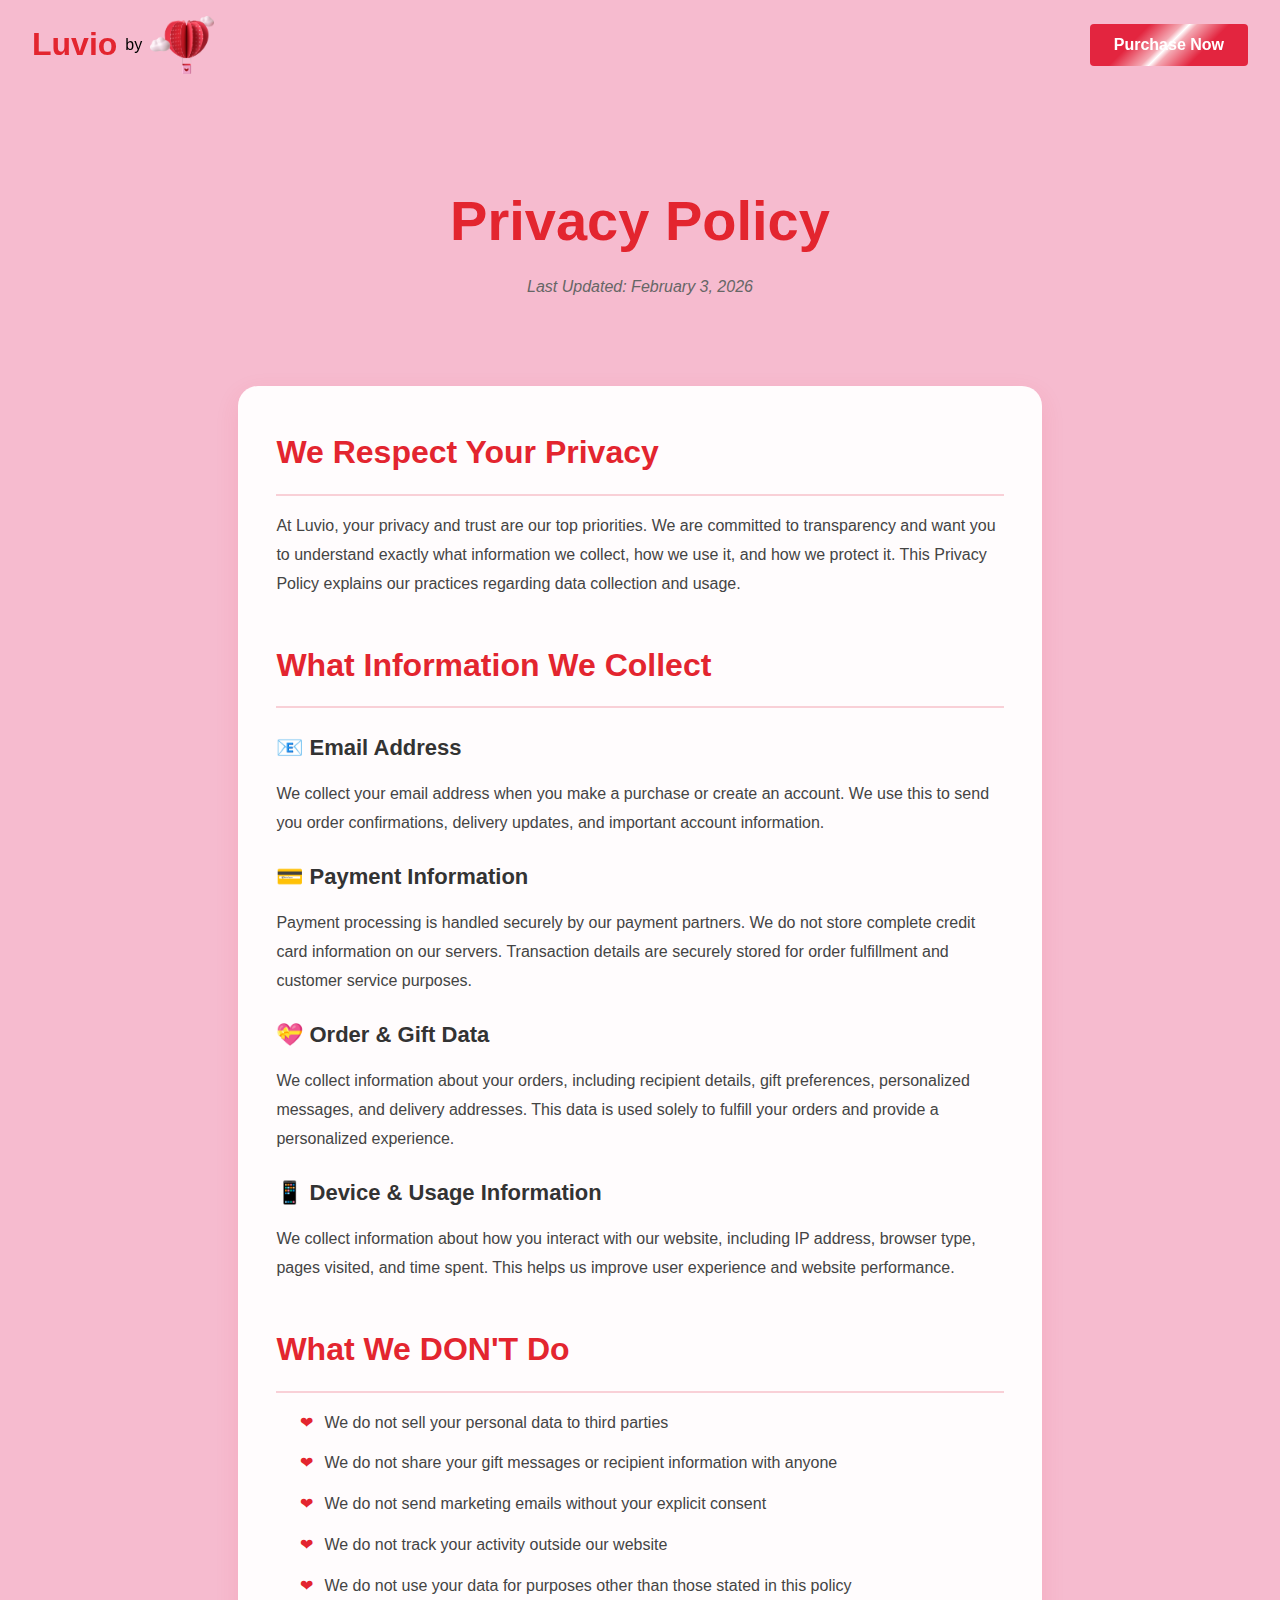
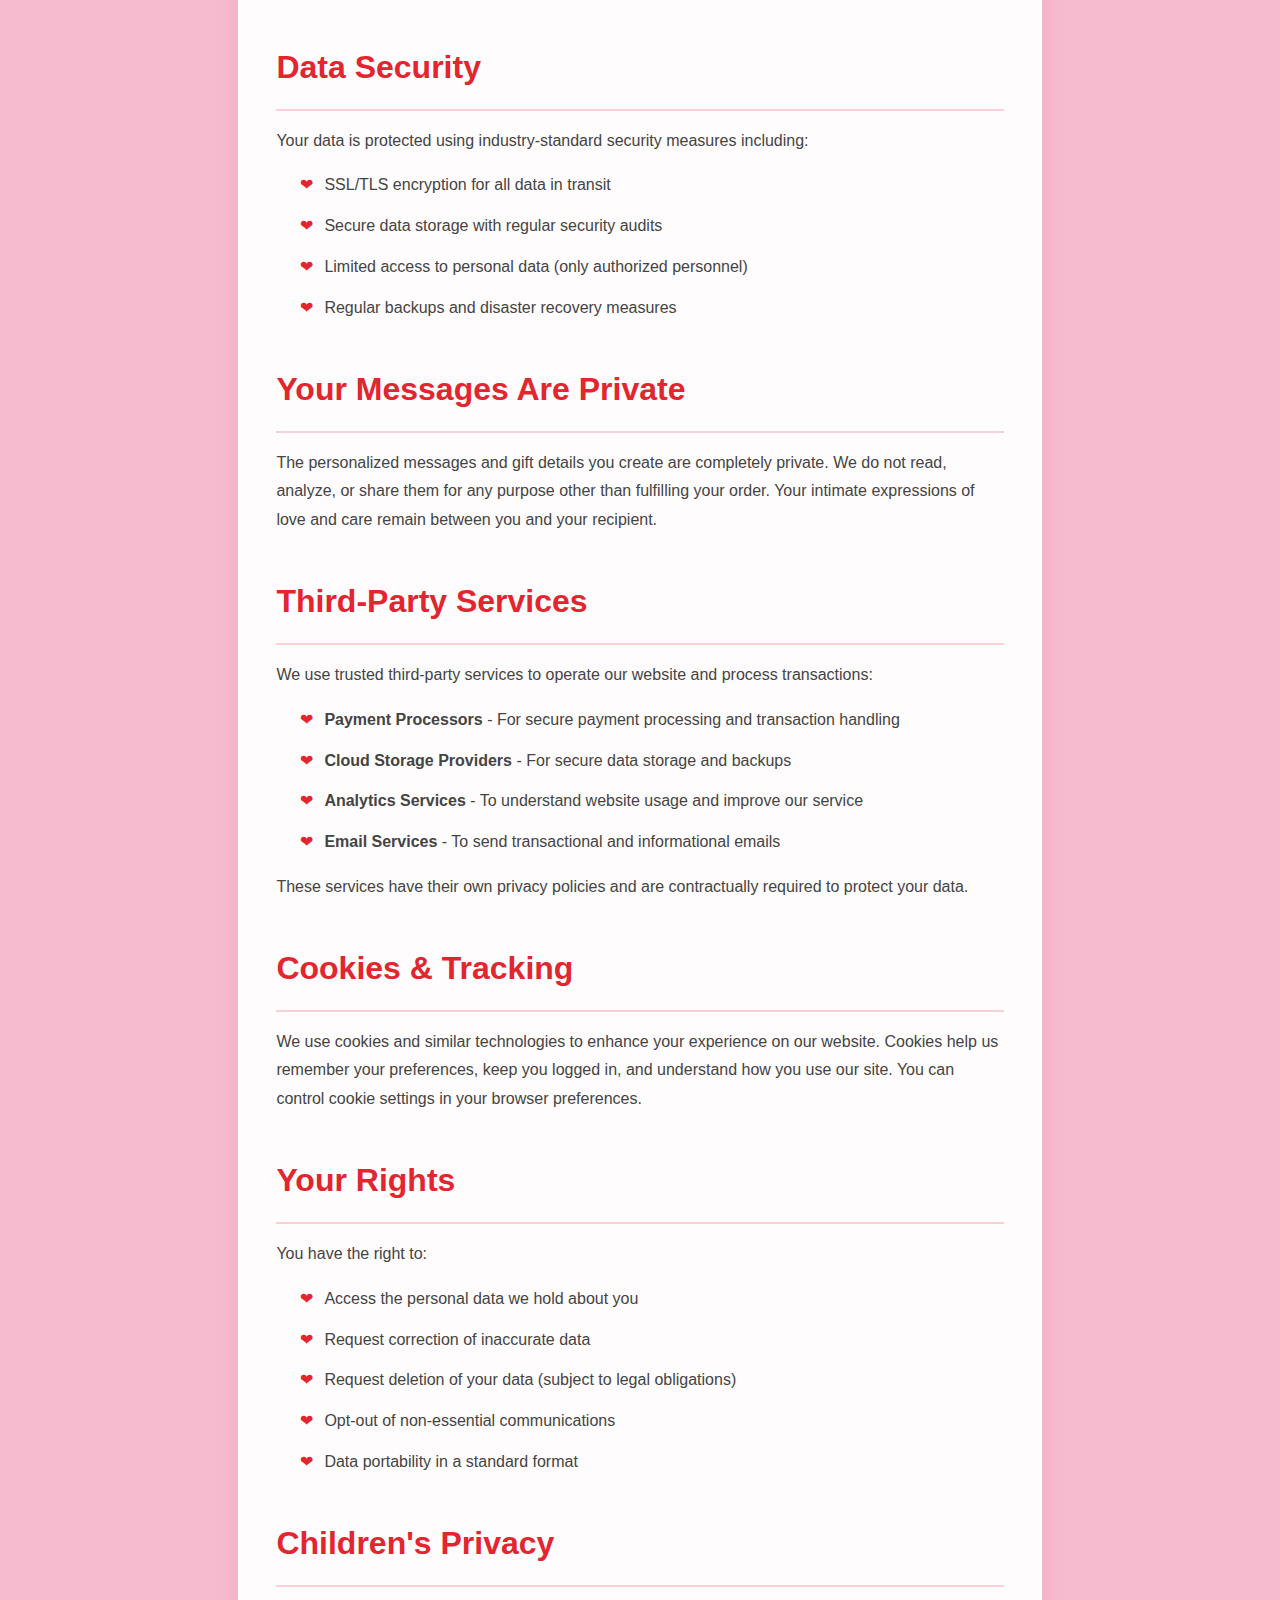
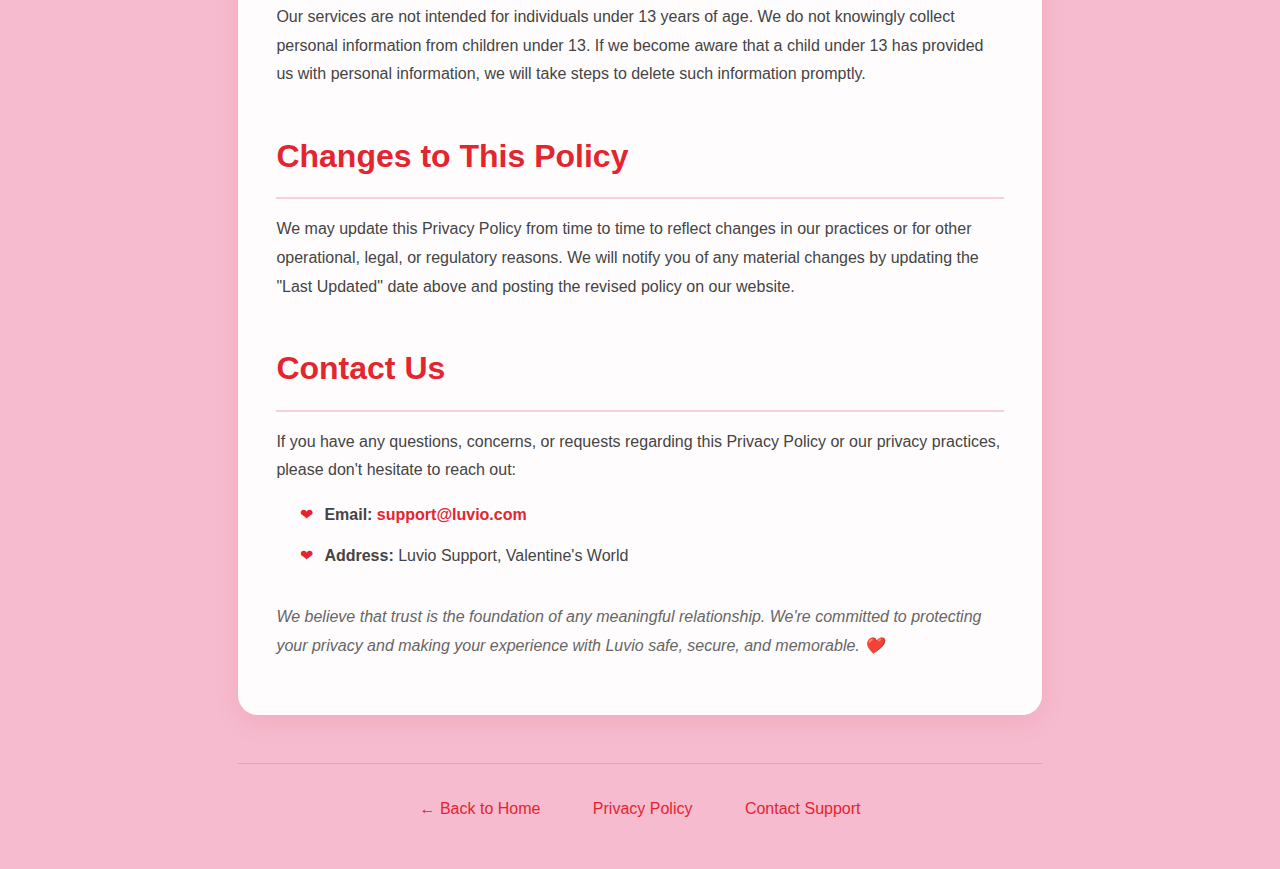
<file: privacy-policy.html>
<!DOCTYPE html>
<html>
<head>
    <meta charSet="utf-8"/>
	<meta name="viewport" content="width=device-width, initial-scale=1.0">
	<title>Privacy Policy - Luvio</title>
	<link href="./css/style.css" rel="stylesheet" type="text/css">
	<link rel="preload" href="https://d2pas86kykpvmq.cloudfront.net/fonts/Quentin.otf" as="font" crossorigin>
	<style>
		.policy-container {
			max-width: 900px;
			margin: 0 auto;
			padding: clamp(2rem, 5vw, 3rem);
			background-color: #f6bbcf;
			min-height: 100vh;
		}

		.policy-header {
			text-align: center;
			margin-bottom: clamp(2rem, 5vw, 3rem);
			padding: clamp(2rem, 3vw, 2.5rem) 0;
		}

		.policy-header h1 {
			font-family: 'Quentin', sans-serif;
			font-size: clamp(2rem, 5vw, 3.5rem);
			color: #e3252f;
			margin-bottom: 0.5rem;
		}

		.last-updated {
			font-size: clamp(0.875rem, 1.5vw, 1rem);
			color: #666;
			font-style: italic;
		}

		.policy-content {
			background: rgba(255, 255, 255, 0.95);
			border-radius: clamp(12px, 2.5vw, 20px);
			padding: clamp(1.5rem, 3vw, 2.5rem);
			box-shadow: 0 8px 24px rgba(227, 37, 63, 0.1);
			line-height: 1.8;
		}

		.policy-content h2 {
			font-family: 'Quentin', sans-serif;
			font-size: clamp(1.5rem, 3.5vw, 2rem);
			color: #e3252f;
			margin-top: clamp(1.5rem, 3vw, 2.5rem);
			margin-bottom: 1rem;
			border-bottom: 2px solid rgba(227, 37, 63, 0.2);
			padding-bottom: 0.75rem;
		}

		.policy-content h2:first-child {
			margin-top: 0;
		}

		.policy-content h3 {
			font-size: clamp(1.125rem, 2.5vw, 1.375rem);
			color: #333;
			margin-top: 1.25rem;
			margin-bottom: 0.75rem;
			font-weight: 700;
		}

		.policy-content p {
			font-size: clamp(0.9rem, 1.5vw, 1rem);
			color: #444;
			margin-bottom: 1rem;
		}

		.policy-content ul {
			margin: 1rem 0 1rem 1.5rem;
			list-style: none;
		}

		.policy-content li {
			font-size: clamp(0.9rem, 1.5vw, 1rem);
			color: #444;
			margin-bottom: 0.75rem;
			padding-left: 1.5rem;
			position: relative;
		}

		.policy-content li:before {
			content: "❤";
			position: absolute;
			left: 0;
			color: #e3252f;
		}

		.policy-content a {
			color: #e3252f;
			text-decoration: none;
			font-weight: 600;
			transition: opacity 0.3s ease;
		}

		.policy-content a:hover {
			opacity: 0.8;
			text-decoration: underline;
		}

		.policy-footer {
			text-align: center;
			margin-top: clamp(2rem, 5vw, 3rem);
			padding-top: clamp(1.5rem, 3vw, 2rem);
			border-top: 1px solid rgba(227, 37, 63, 0.2);
		}

		.policy-footer a {
			display: inline-block;
			margin: 0 clamp(0.75rem, 2vw, 1.5rem);
			font-size: clamp(0.875rem, 1.5vw, 1rem);
			color: #e3252f;
			text-decoration: none;
			transition: opacity 0.3s ease;
		}

		.policy-footer a:hover {
			opacity: 0.8;
			text-decoration: underline;
		}

		.back-link {
			display: inline-block;
			margin-bottom: clamp(1rem, 2vw, 1.5rem);
			padding: 0.75rem 1.5rem;
			background-color: #e3252f;
			color: white;
			border-radius: 8px;
			text-decoration: none;
			font-weight: 600;
			transition: opacity 0.3s ease;
		}

		.back-link:hover {
			opacity: 0.9;
		}

		@media (max-width: 768px) {
			.policy-container {
				padding: 1.5rem;
			}

			.policy-content {
				padding: 1.5rem;
			}

			.policy-footer {
				display: flex;
				flex-direction: column;
				gap: 1rem;
			}

			.policy-footer a {
				margin: 0;
			}
		}
	</style>
</head>
<body>

<header class="header">
  <div class="header-container">
    <div class="logo">
      <span class="logo-text">Luvio</span>
	  <span class="logo-text-2">by</span>
	  <img src="./img/air_balloon_with_clouds.png" alt="Logo">
    </div>
    <button class="header-btn">Purchase Now</button>
  </div>
</header>

<div class="policy-container">
	<div class="policy-header">
		<h1>Privacy Policy</h1>
		<p class="last-updated">Last Updated: February 3, 2026</p>
	</div>

	<div class="policy-content">
		<h2>We Respect Your Privacy</h2>
		<p>At Luvio, your privacy and trust are our top priorities. We are committed to transparency and want you to understand exactly what information we collect, how we use it, and how we protect it. This Privacy Policy explains our practices regarding data collection and usage.</p>

		<h2>What Information We Collect</h2>
		<h3>📧 Email Address</h3>
		<p>We collect your email address when you make a purchase or create an account. We use this to send you order confirmations, delivery updates, and important account information.</p>

		<h3>💳 Payment Information</h3>
		<p>Payment processing is handled securely by our payment partners. We do not store complete credit card information on our servers. Transaction details are securely stored for order fulfillment and customer service purposes.</p>

		<h3>💝 Order & Gift Data</h3>
		<p>We collect information about your orders, including recipient details, gift preferences, personalized messages, and delivery addresses. This data is used solely to fulfill your orders and provide a personalized experience.</p>

		<h3>📱 Device & Usage Information</h3>
		<p>We collect information about how you interact with our website, including IP address, browser type, pages visited, and time spent. This helps us improve user experience and website performance.</p>

		<h2>What We DON'T Do</h2>
		<ul>
			<li>We do not sell your personal data to third parties</li>
			<li>We do not share your gift messages or recipient information with anyone</li>
			<li>We do not send marketing emails without your explicit consent</li>
			<li>We do not track your activity outside our website</li>
			<li>We do not use your data for purposes other than those stated in this policy</li>
		</ul>

		<h2>Data Security</h2>
		<p>Your data is protected using industry-standard security measures including:</p>
		<ul>
			<li>SSL/TLS encryption for all data in transit</li>
			<li>Secure data storage with regular security audits</li>
			<li>Limited access to personal data (only authorized personnel)</li>
			<li>Regular backups and disaster recovery measures</li>
		</ul>

		<h2>Your Messages Are Private</h2>
		<p>The personalized messages and gift details you create are completely private. We do not read, analyze, or share them for any purpose other than fulfilling your order. Your intimate expressions of love and care remain between you and your recipient.</p>

		<h2>Third-Party Services</h2>
		<p>We use trusted third-party services to operate our website and process transactions:</p>
		<ul>
			<li><strong>Payment Processors</strong> - For secure payment processing and transaction handling</li>
			<li><strong>Cloud Storage Providers</strong> - For secure data storage and backups</li>
			<li><strong>Analytics Services</strong> - To understand website usage and improve our service</li>
			<li><strong>Email Services</strong> - To send transactional and informational emails</li>
		</ul>
		<p>These services have their own privacy policies and are contractually required to protect your data.</p>

		<h2>Cookies & Tracking</h2>
		<p>We use cookies and similar technologies to enhance your experience on our website. Cookies help us remember your preferences, keep you logged in, and understand how you use our site. You can control cookie settings in your browser preferences.</p>

		<h2>Your Rights</h2>
		<p>You have the right to:</p>
		<ul>
			<li>Access the personal data we hold about you</li>
			<li>Request correction of inaccurate data</li>
			<li>Request deletion of your data (subject to legal obligations)</li>
			<li>Opt-out of non-essential communications</li>
			<li>Data portability in a standard format</li>
		</ul>

		<h2>Children's Privacy</h2>
		<p>Our services are not intended for individuals under 13 years of age. We do not knowingly collect personal information from children under 13. If we become aware that a child under 13 has provided us with personal information, we will take steps to delete such information promptly.</p>

		<h2>Changes to This Policy</h2>
		<p>We may update this Privacy Policy from time to time to reflect changes in our practices or for other operational, legal, or regulatory reasons. We will notify you of any material changes by updating the "Last Updated" date above and posting the revised policy on our website.</p>

		<h2>Contact Us</h2>
		<p>If you have any questions, concerns, or requests regarding this Privacy Policy or our privacy practices, please don't hesitate to reach out:</p>
		<ul>
			<li><strong>Email:</strong> <a href="mailto:support@luvio.com">support@luvio.com</a></li>
			<li><strong>Address:</strong> Luvio Support, Valentine's World</li>
		</ul>

		<p style="margin-top: 2rem; font-style: italic; color: #666;">We believe that trust is the foundation of any meaningful relationship. We're committed to protecting your privacy and making your experience with Luvio safe, secure, and memorable. ❤️</p>
	</div>

	<div class="policy-footer">
		<a href="index.html">← Back to Home</a>
		<a href="privacy-policy.html">Privacy Policy</a>
		<a href="mailto:support@luvio.com">Contact Support</a>
	</div>
</div>

</body>
</html>
<script src="./Js/main.js"></script>
</file>
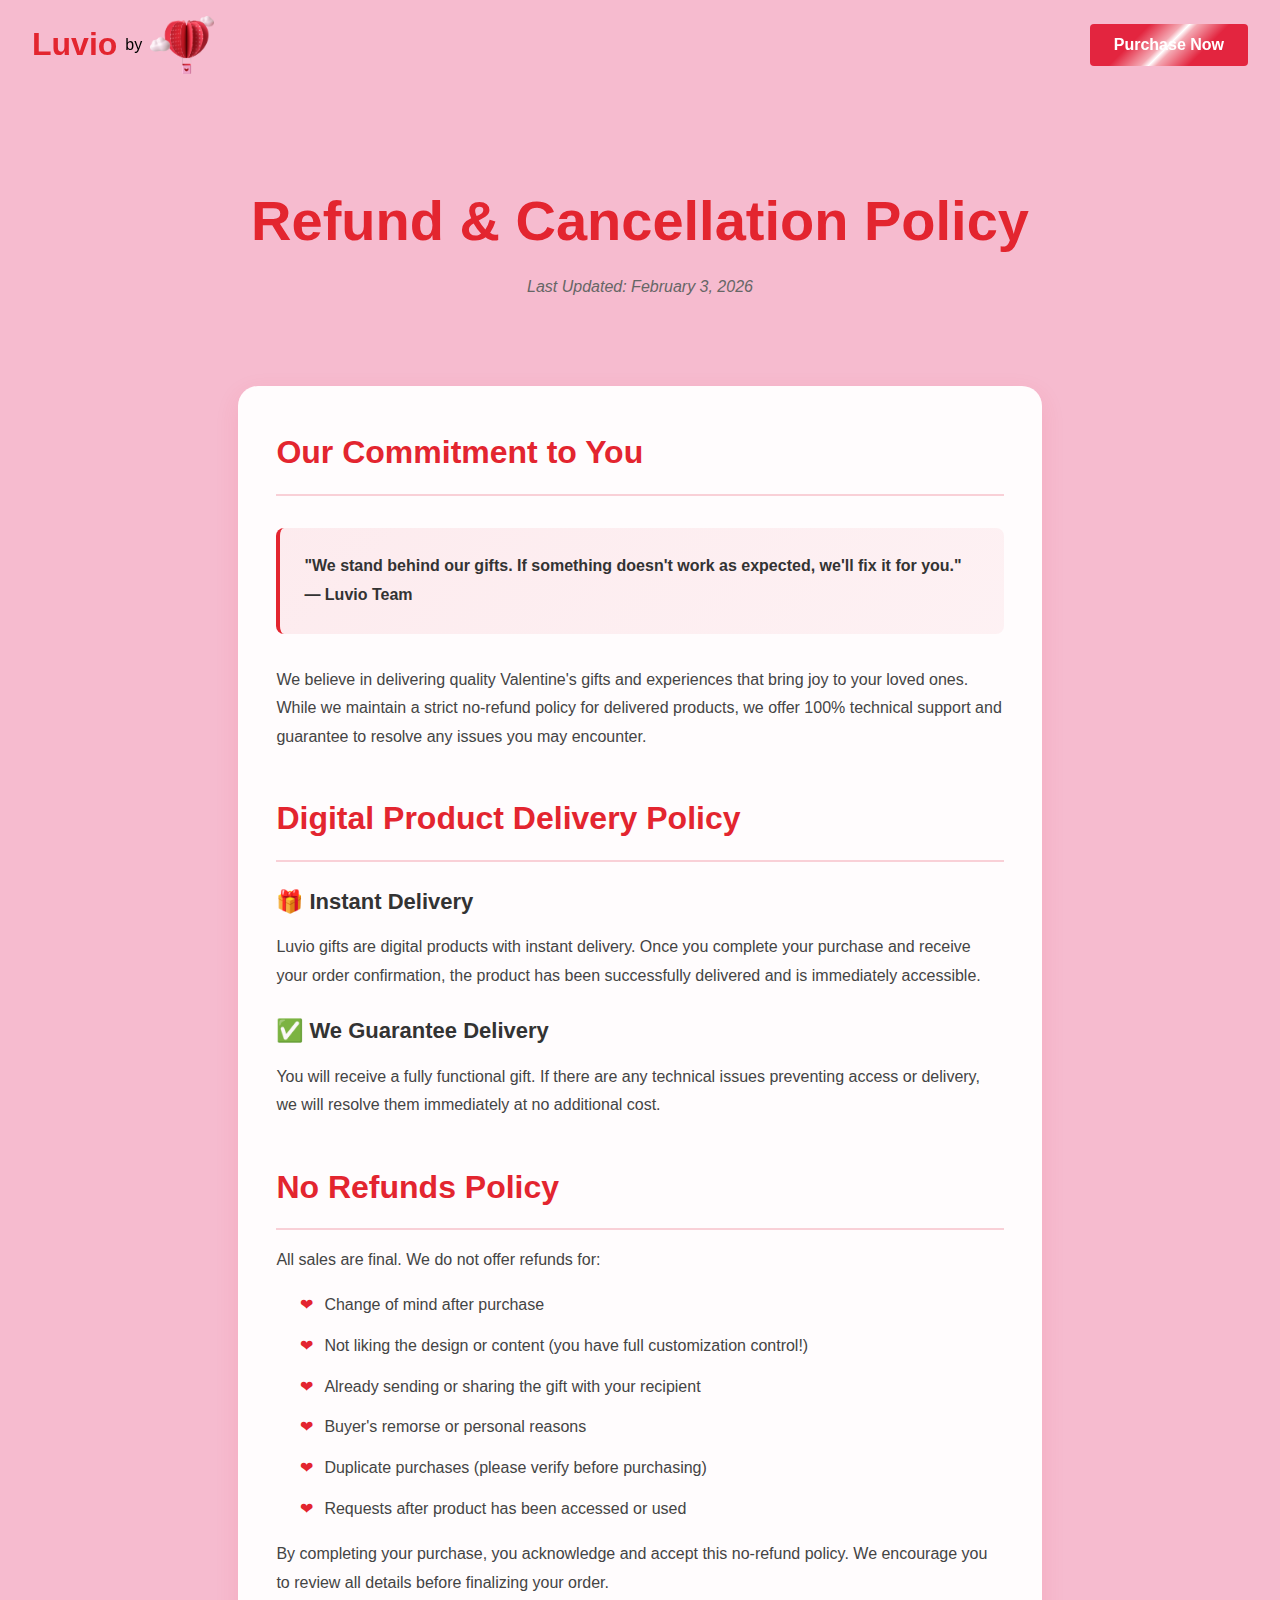
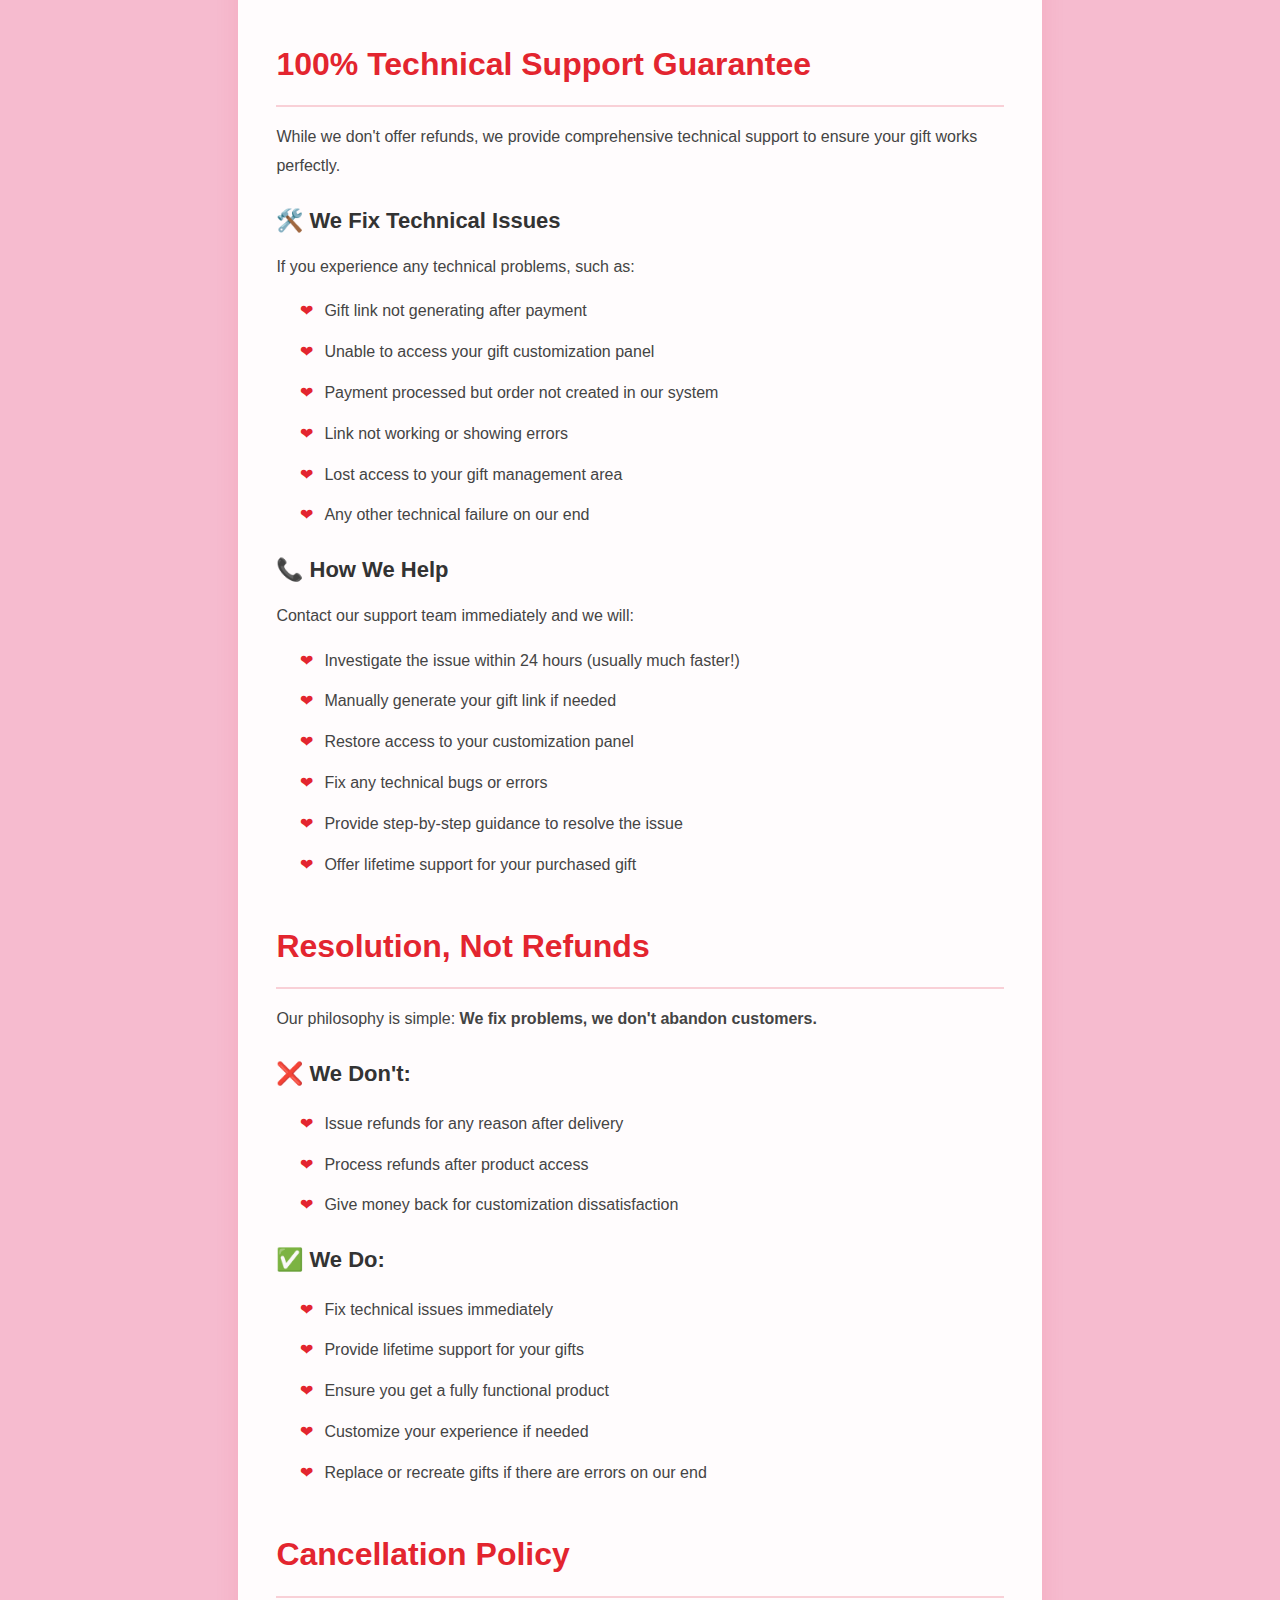
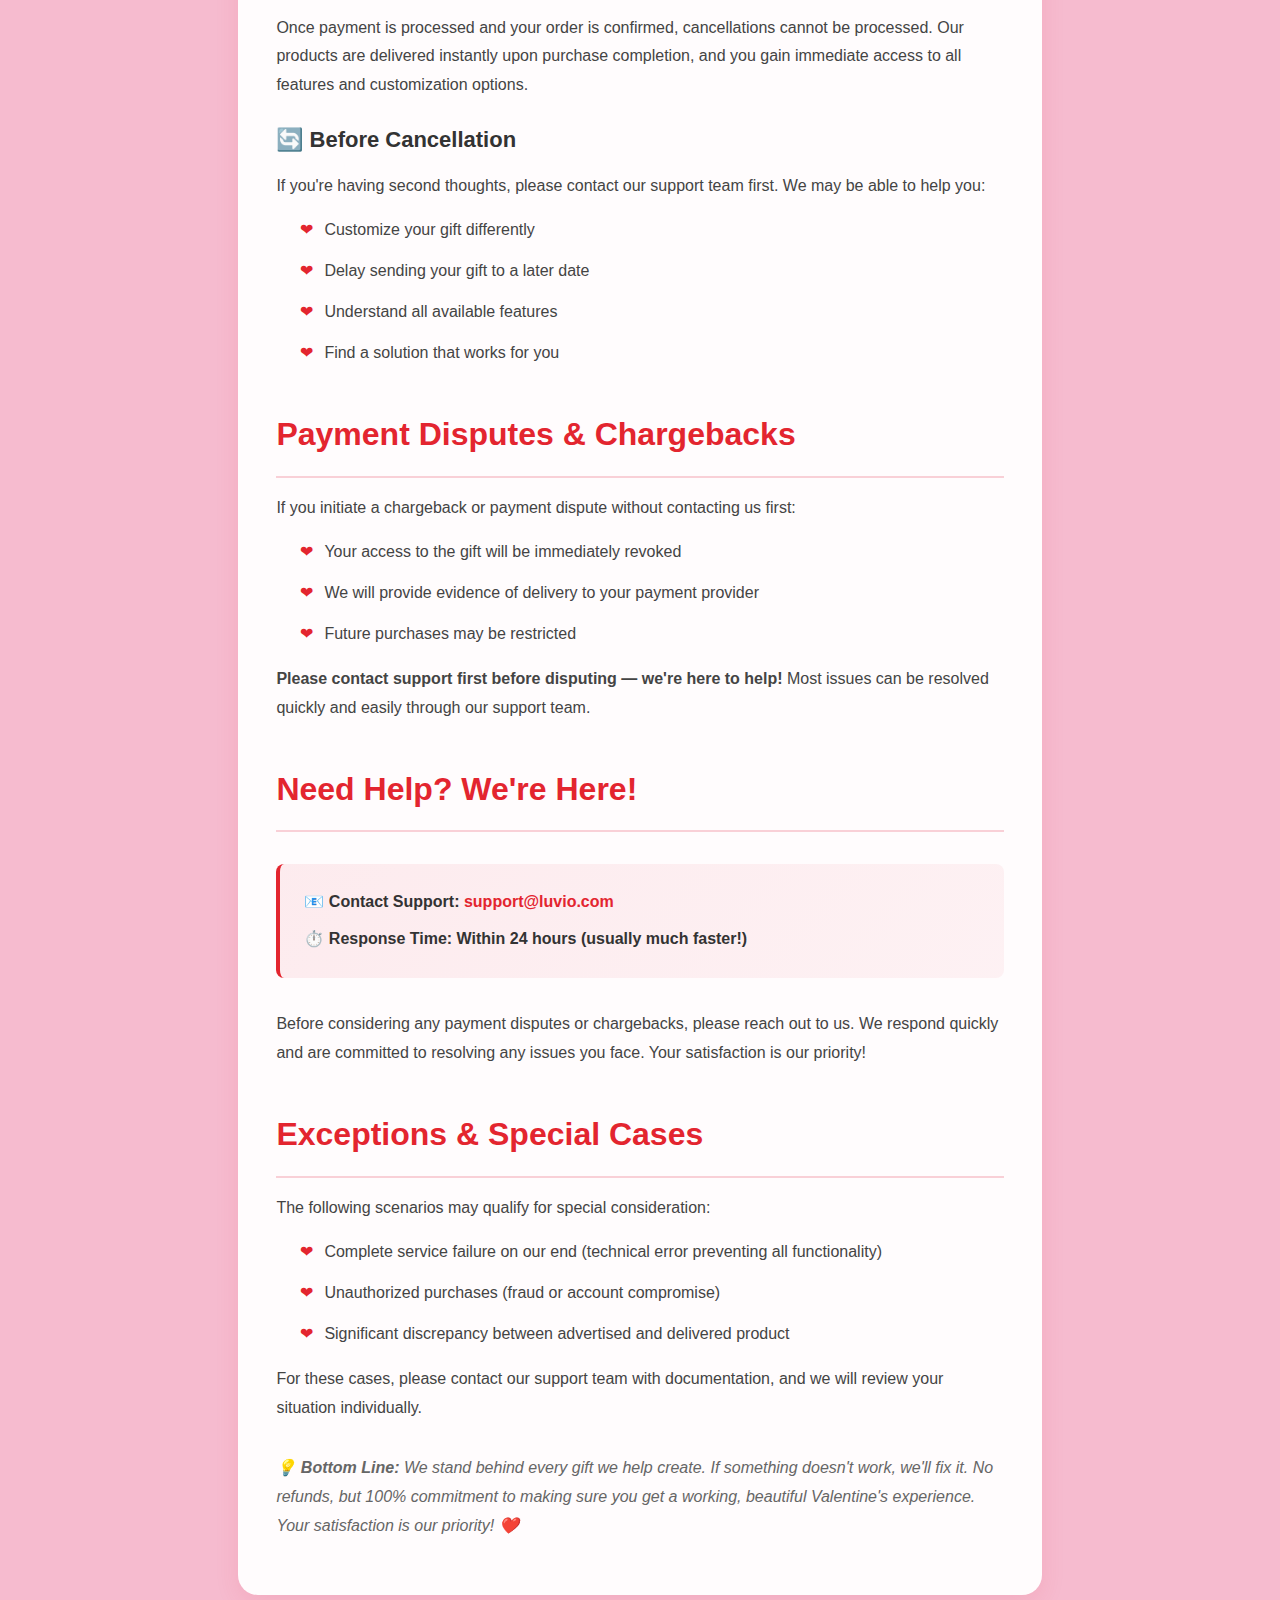
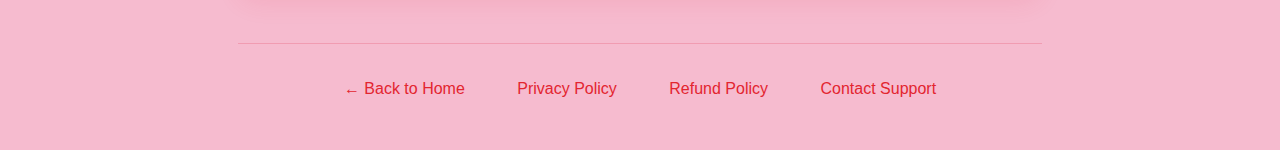
<file: refund-policy.html>
<!DOCTYPE html>
<html>
<head>
    <meta charSet="utf-8"/>
	<meta name="viewport" content="width=device-width, initial-scale=1.0">
	<title>Refund & Cancellation Policy - Luvio</title>
	<link href="./css/style.css" rel="stylesheet" type="text/css">
	<link rel="preload" href="https://d2pas86kykpvmq.cloudfront.net/fonts/Quentin.otf" as="font" crossorigin>
	<style>
		.policy-container {
			max-width: 900px;
			margin: 0 auto;
			padding: clamp(2rem, 5vw, 3rem);
			background-color: #f6bbcf;
			min-height: 100vh;
		}

		.policy-header {
			text-align: center;
			margin-bottom: clamp(2rem, 5vw, 3rem);
			padding: clamp(2rem, 3vw, 2.5rem) 0;
		}

		.policy-header h1 {
			font-family: 'Quentin', sans-serif;
			font-size: clamp(2rem, 5vw, 3.5rem);
			color: #e3252f;
			margin-bottom: 0.5rem;
		}

		.last-updated {
			font-size: clamp(0.875rem, 1.5vw, 1rem);
			color: #666;
			font-style: italic;
		}

		.policy-content {
			background: rgba(255, 255, 255, 0.95);
			border-radius: clamp(12px, 2.5vw, 20px);
			padding: clamp(1.5rem, 3vw, 2.5rem);
			box-shadow: 0 8px 24px rgba(227, 37, 63, 0.1);
			line-height: 1.8;
		}

		.policy-content h2 {
			font-family: 'Quentin', sans-serif;
			font-size: clamp(1.5rem, 3.5vw, 2rem);
			color: #e3252f;
			margin-top: clamp(1.5rem, 3vw, 2.5rem);
			margin-bottom: 1rem;
			border-bottom: 2px solid rgba(227, 37, 63, 0.2);
			padding-bottom: 0.75rem;
		}

		.policy-content h2:first-child {
			margin-top: 0;
		}

		.policy-content h3 {
			font-size: clamp(1.125rem, 2.5vw, 1.375rem);
			color: #333;
			margin-top: 1.25rem;
			margin-bottom: 0.75rem;
			font-weight: 700;
		}

		.policy-content p {
			font-size: clamp(0.9rem, 1.5vw, 1rem);
			color: #444;
			margin-bottom: 1rem;
		}

		.policy-content ul {
			margin: 1rem 0 1rem 1.5rem;
			list-style: none;
		}

		.policy-content li {
			font-size: clamp(0.9rem, 1.5vw, 1rem);
			color: #444;
			margin-bottom: 0.75rem;
			padding-left: 1.5rem;
			position: relative;
		}

		.policy-content li:before {
			content: "❤";
			position: absolute;
			left: 0;
			color: #e3252f;
		}

		.policy-content a {
			color: #e3252f;
			text-decoration: none;
			font-weight: 600;
			transition: opacity 0.3s ease;
		}

		.policy-content a:hover {
			opacity: 0.8;
			text-decoration: underline;
		}

		.highlight-box {
			background: linear-gradient(135deg, rgba(227, 37, 63, 0.08), rgba(227, 37, 63, 0.05));
			border-left: 4px solid #e3252f;
			padding: clamp(1rem, 2vw, 1.5rem);
			margin: clamp(1.5rem, 3vw, 2rem) 0;
			border-radius: 8px;
		}

		.highlight-box p {
			margin-bottom: 0;
			font-weight: 600;
			color: #333;
		}

		.policy-footer {
			text-align: center;
			margin-top: clamp(2rem, 5vw, 3rem);
			padding-top: clamp(1.5rem, 3vw, 2rem);
			border-top: 1px solid rgba(227, 37, 63, 0.2);
		}

		.policy-footer a {
			display: inline-block;
			margin: 0 clamp(0.75rem, 2vw, 1.5rem);
			font-size: clamp(0.875rem, 1.5vw, 1rem);
			color: #e3252f;
			text-decoration: none;
			transition: opacity 0.3s ease;
		}

		.policy-footer a:hover {
			opacity: 0.8;
			text-decoration: underline;
		}

		.back-link {
			display: inline-block;
			margin-bottom: clamp(1rem, 2vw, 1.5rem);
			padding: 0.75rem 1.5rem;
			background-color: #e3252f;
			color: white;
			border-radius: 8px;
			text-decoration: none;
			font-weight: 600;
			transition: opacity 0.3s ease;
		}

		.back-link:hover {
			opacity: 0.9;
		}

		@media (max-width: 768px) {
			.policy-container {
				padding: 1.5rem;
			}

			.policy-content {
				padding: 1.5rem;
			}

			.policy-footer {
				display: flex;
				flex-direction: column;
				gap: 1rem;
			}

			.policy-footer a {
				margin: 0;
			}
		}
	</style>
</head>
<body>

<header class="header">
  <div class="header-container">
    <div class="logo">
      <span class="logo-text">Luvio</span>
	  <span class="logo-text-2">by</span>
	  <img src="./img/air_balloon_with_clouds.png" alt="Logo">
    </div>
    <button class="header-btn">Purchase Now</button>
  </div>
</header>

<div class="policy-container">
	<div class="policy-header">
		<h1>Refund & Cancellation Policy</h1>
		<p class="last-updated">Last Updated: February 3, 2026</p>
	</div>

	<div class="policy-content">
		<h2>Our Commitment to You</h2>
		<div class="highlight-box">
			<p>"We stand behind our gifts. If something doesn't work as expected, we'll fix it for you." — Luvio Team</p>
		</div>
		<p>We believe in delivering quality Valentine's gifts and experiences that bring joy to your loved ones. While we maintain a strict no-refund policy for delivered products, we offer 100% technical support and guarantee to resolve any issues you may encounter.</p>

		<h2>Digital Product Delivery Policy</h2>
		<h3>🎁 Instant Delivery</h3>
		<p>Luvio gifts are digital products with instant delivery. Once you complete your purchase and receive your order confirmation, the product has been successfully delivered and is immediately accessible.</p>

		<h3>✅ We Guarantee Delivery</h3>
		<p>You will receive a fully functional gift. If there are any technical issues preventing access or delivery, we will resolve them immediately at no additional cost.</p>

		<h2>No Refunds Policy</h2>
		<p>All sales are final. We do not offer refunds for:</p>
		<ul>
			<li>Change of mind after purchase</li>
			<li>Not liking the design or content (you have full customization control!)</li>
			<li>Already sending or sharing the gift with your recipient</li>
			<li>Buyer's remorse or personal reasons</li>
			<li>Duplicate purchases (please verify before purchasing)</li>
			<li>Requests after product has been accessed or used</li>
		</ul>
		<p>By completing your purchase, you acknowledge and accept this no-refund policy. We encourage you to review all details before finalizing your order.</p>

		<h2>100% Technical Support Guarantee</h2>
		<p>While we don't offer refunds, we provide comprehensive technical support to ensure your gift works perfectly.</p>

		<h3>🛠️ We Fix Technical Issues</h3>
		<p>If you experience any technical problems, such as:</p>
		<ul>
			<li>Gift link not generating after payment</li>
			<li>Unable to access your gift customization panel</li>
			<li>Payment processed but order not created in our system</li>
			<li>Link not working or showing errors</li>
			<li>Lost access to your gift management area</li>
			<li>Any other technical failure on our end</li>
		</ul>

		<h3>📞 How We Help</h3>
		<p>Contact our support team immediately and we will:</p>
		<ul>
			<li>Investigate the issue within 24 hours (usually much faster!)</li>
			<li>Manually generate your gift link if needed</li>
			<li>Restore access to your customization panel</li>
			<li>Fix any technical bugs or errors</li>
			<li>Provide step-by-step guidance to resolve the issue</li>
			<li>Offer lifetime support for your purchased gift</li>
		</ul>

		<h2>Resolution, Not Refunds</h2>
		<p>Our philosophy is simple: <strong>We fix problems, we don't abandon customers.</strong></p>

		<h3>❌ We Don't:</h3>
		<ul>
			<li>Issue refunds for any reason after delivery</li>
			<li>Process refunds after product access</li>
			<li>Give money back for customization dissatisfaction</li>
		</ul>

		<h3>✅ We Do:</h3>
		<ul>
			<li>Fix technical issues immediately</li>
			<li>Provide lifetime support for your gifts</li>
			<li>Ensure you get a fully functional product</li>
			<li>Customize your experience if needed</li>
			<li>Replace or recreate gifts if there are errors on our end</li>
		</ul>

		<h2>Cancellation Policy</h2>
		<p>Once payment is processed and your order is confirmed, cancellations cannot be processed. Our products are delivered instantly upon purchase completion, and you gain immediate access to all features and customization options.</p>

		<h3>🔄 Before Cancellation</h3>
		<p>If you're having second thoughts, please contact our support team first. We may be able to help you:</p>
		<ul>
			<li>Customize your gift differently</li>
			<li>Delay sending your gift to a later date</li>
			<li>Understand all available features</li>
			<li>Find a solution that works for you</li>
		</ul>

		<h2>Payment Disputes & Chargebacks</h2>
		<p>If you initiate a chargeback or payment dispute without contacting us first:</p>
		<ul>
			<li>Your access to the gift will be immediately revoked</li>
			<li>We will provide evidence of delivery to your payment provider</li>
			<li>Future purchases may be restricted</li>
		</ul>
		<p><strong>Please contact support first before disputing — we're here to help!</strong> Most issues can be resolved quickly and easily through our support team.</p>

		<h2>Need Help? We're Here!</h2>
		<div class="highlight-box">
			<p>📧 Contact Support: <a href="mailto:support@luvio.com">support@luvio.com</a></p>
			<p style="margin-top: 0.5rem;">⏱️ Response Time: Within 24 hours (usually much faster!)</p>
		</div>

		<p>Before considering any payment disputes or chargebacks, please reach out to us. We respond quickly and are committed to resolving any issues you face. Your satisfaction is our priority!</p>

		<h2>Exceptions & Special Cases</h2>
		<p>The following scenarios may qualify for special consideration:</p>
		<ul>
			<li>Complete service failure on our end (technical error preventing all functionality)</li>
			<li>Unauthorized purchases (fraud or account compromise)</li>
			<li>Significant discrepancy between advertised and delivered product</li>
		</ul>
		<p>For these cases, please contact our support team with documentation, and we will review your situation individually.</p>

		<p style="margin-top: 2rem; font-style: italic; color: #666;">💡 <strong>Bottom Line:</strong> We stand behind every gift we help create. If something doesn't work, we'll fix it. No refunds, but 100% commitment to making sure you get a working, beautiful Valentine's experience. Your satisfaction is our priority! ❤️</p>
	</div>

	<div class="policy-footer">
		<a href="index.html">← Back to Home</a>
		<a href="privacy-policy.html">Privacy Policy</a>
		<a href="refund-policy.html">Refund Policy</a>
		<a href="mailto:support@luvio.com">Contact Support</a>
	</div>
</div>

</body>
</html>
<script src="./Js/main.js"></script>
</file>
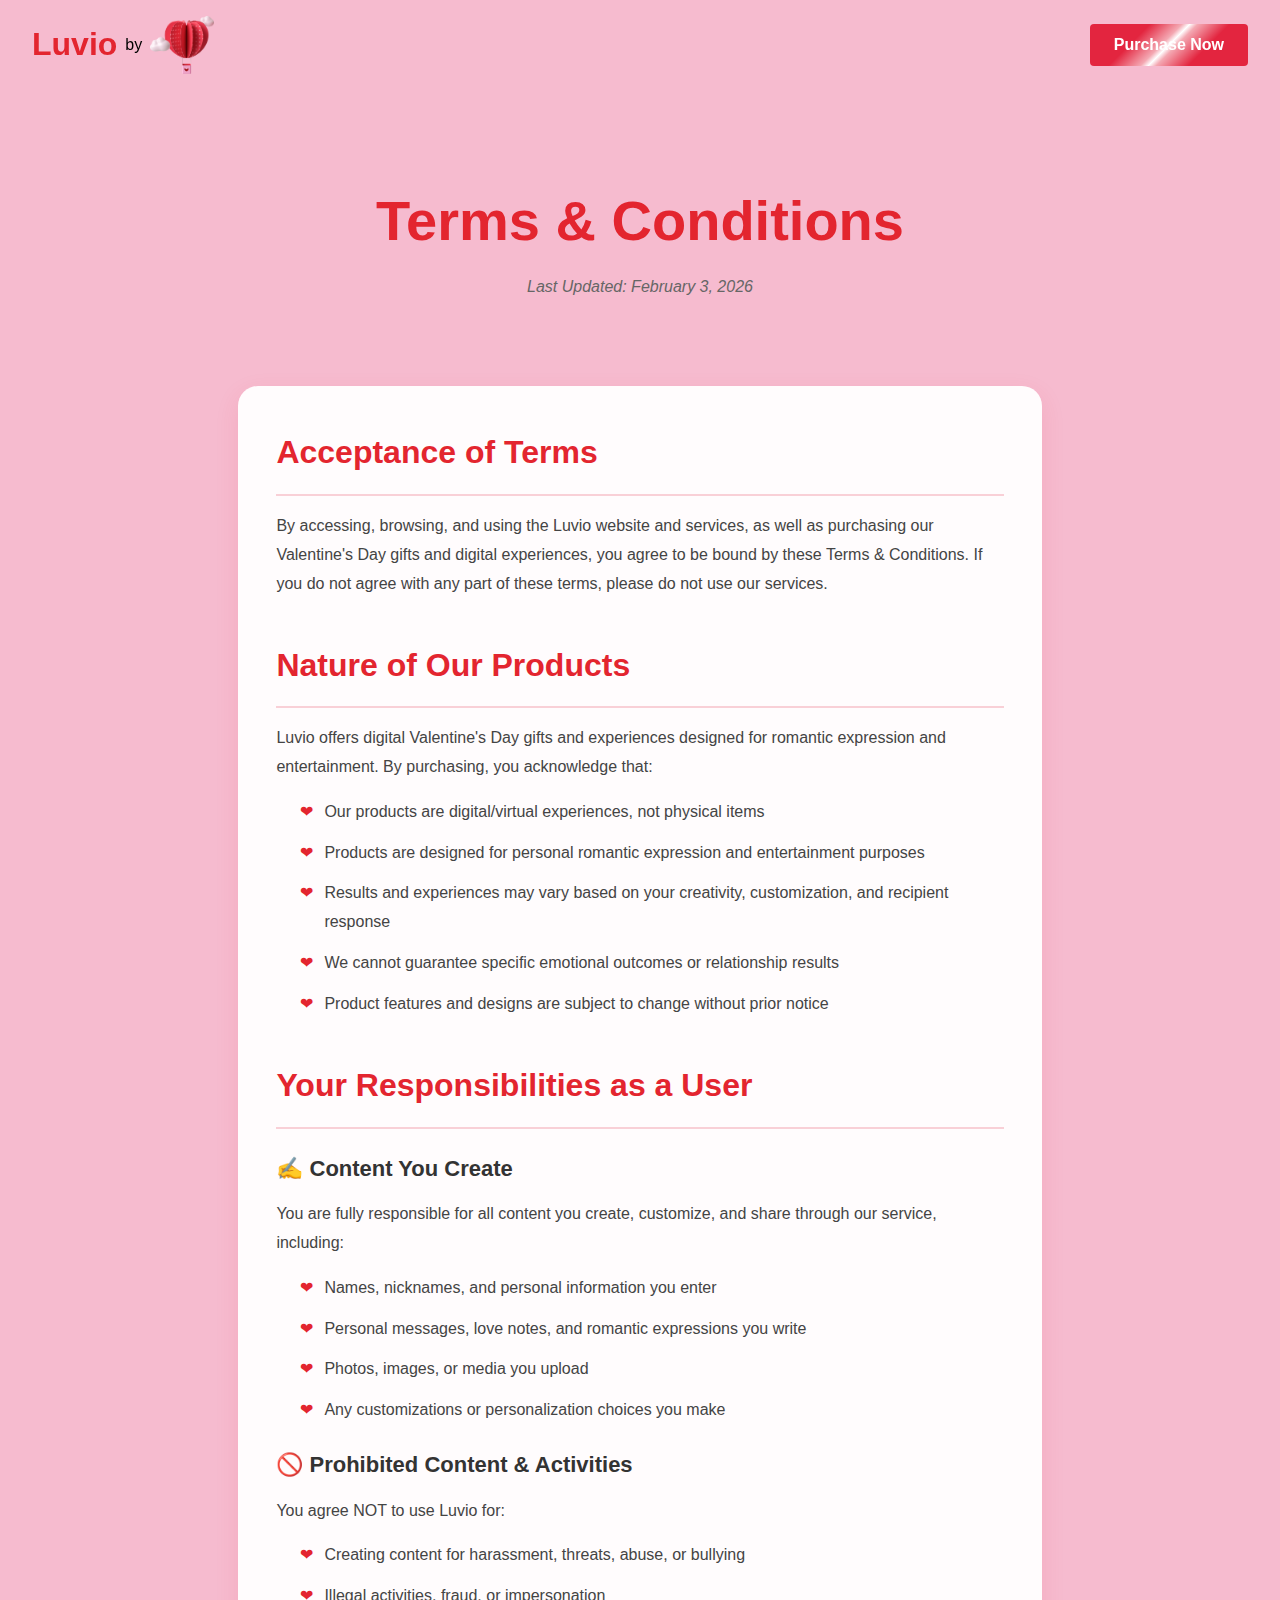
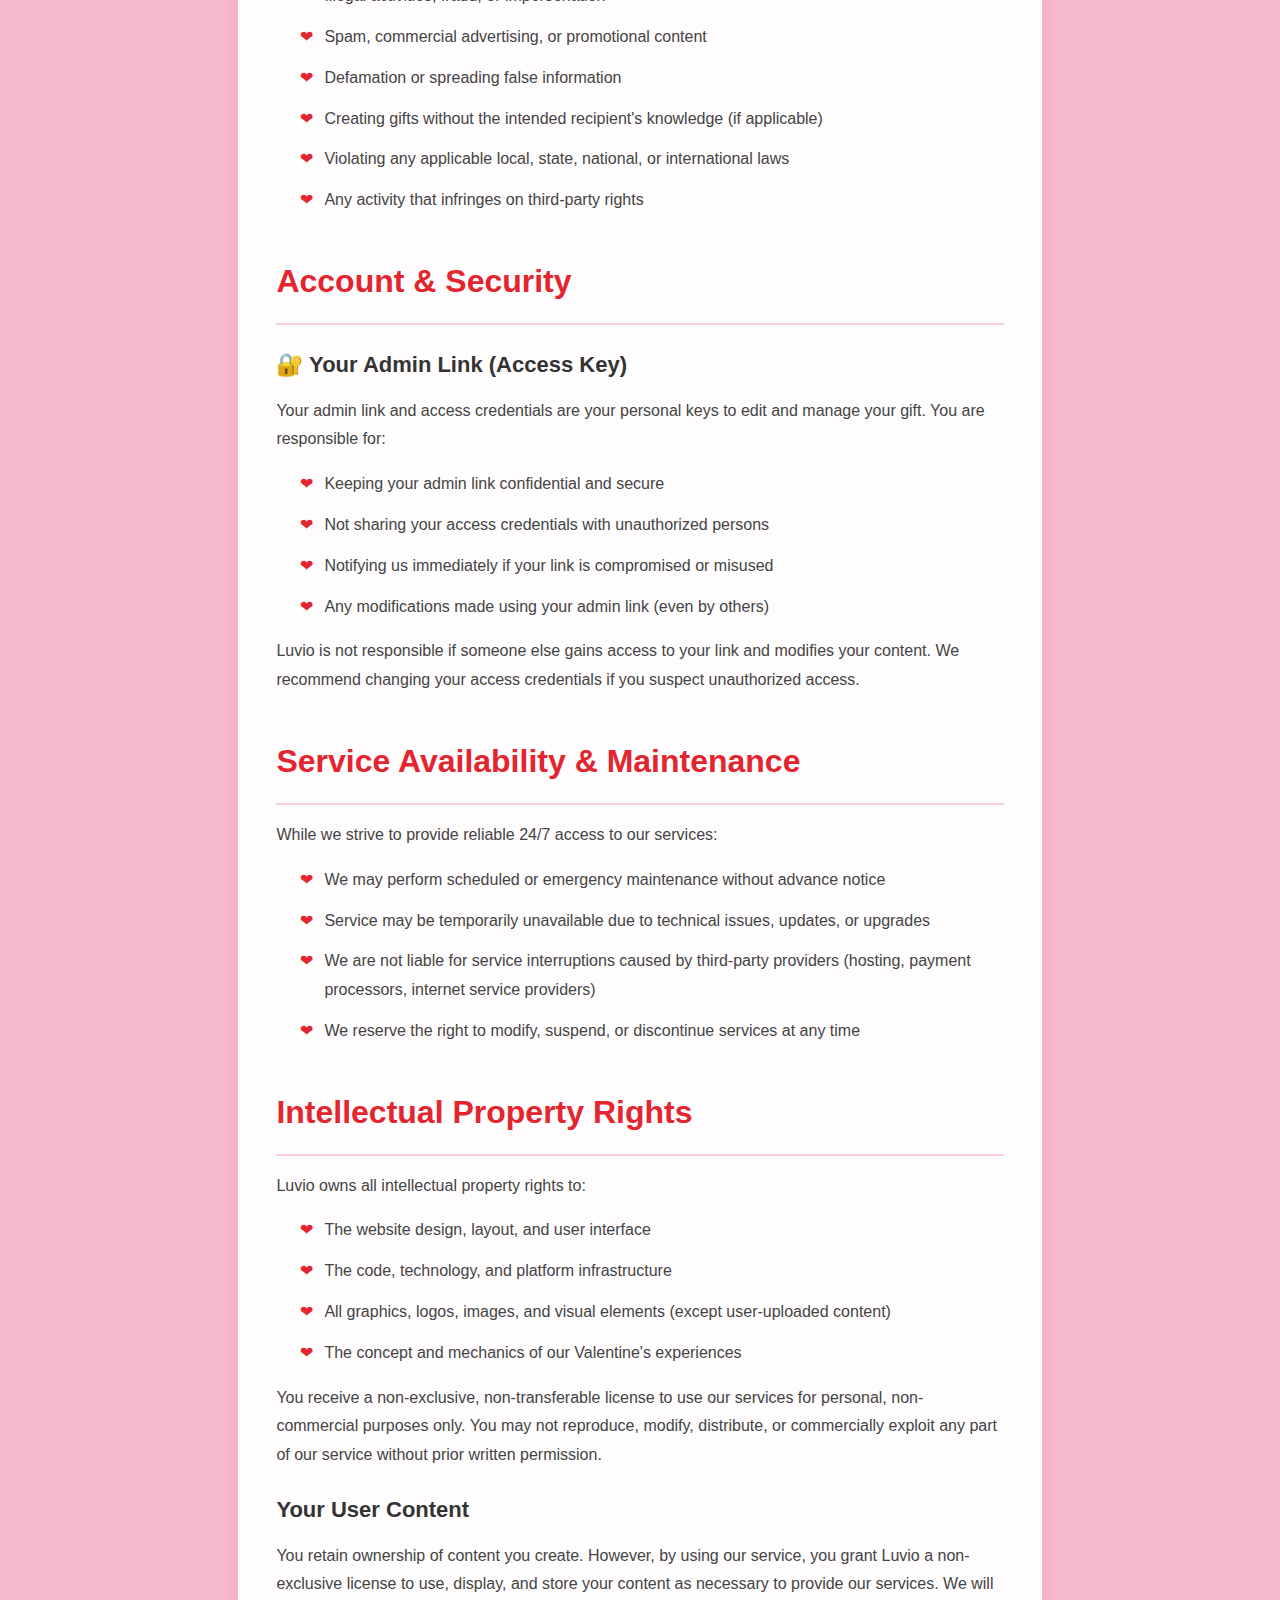
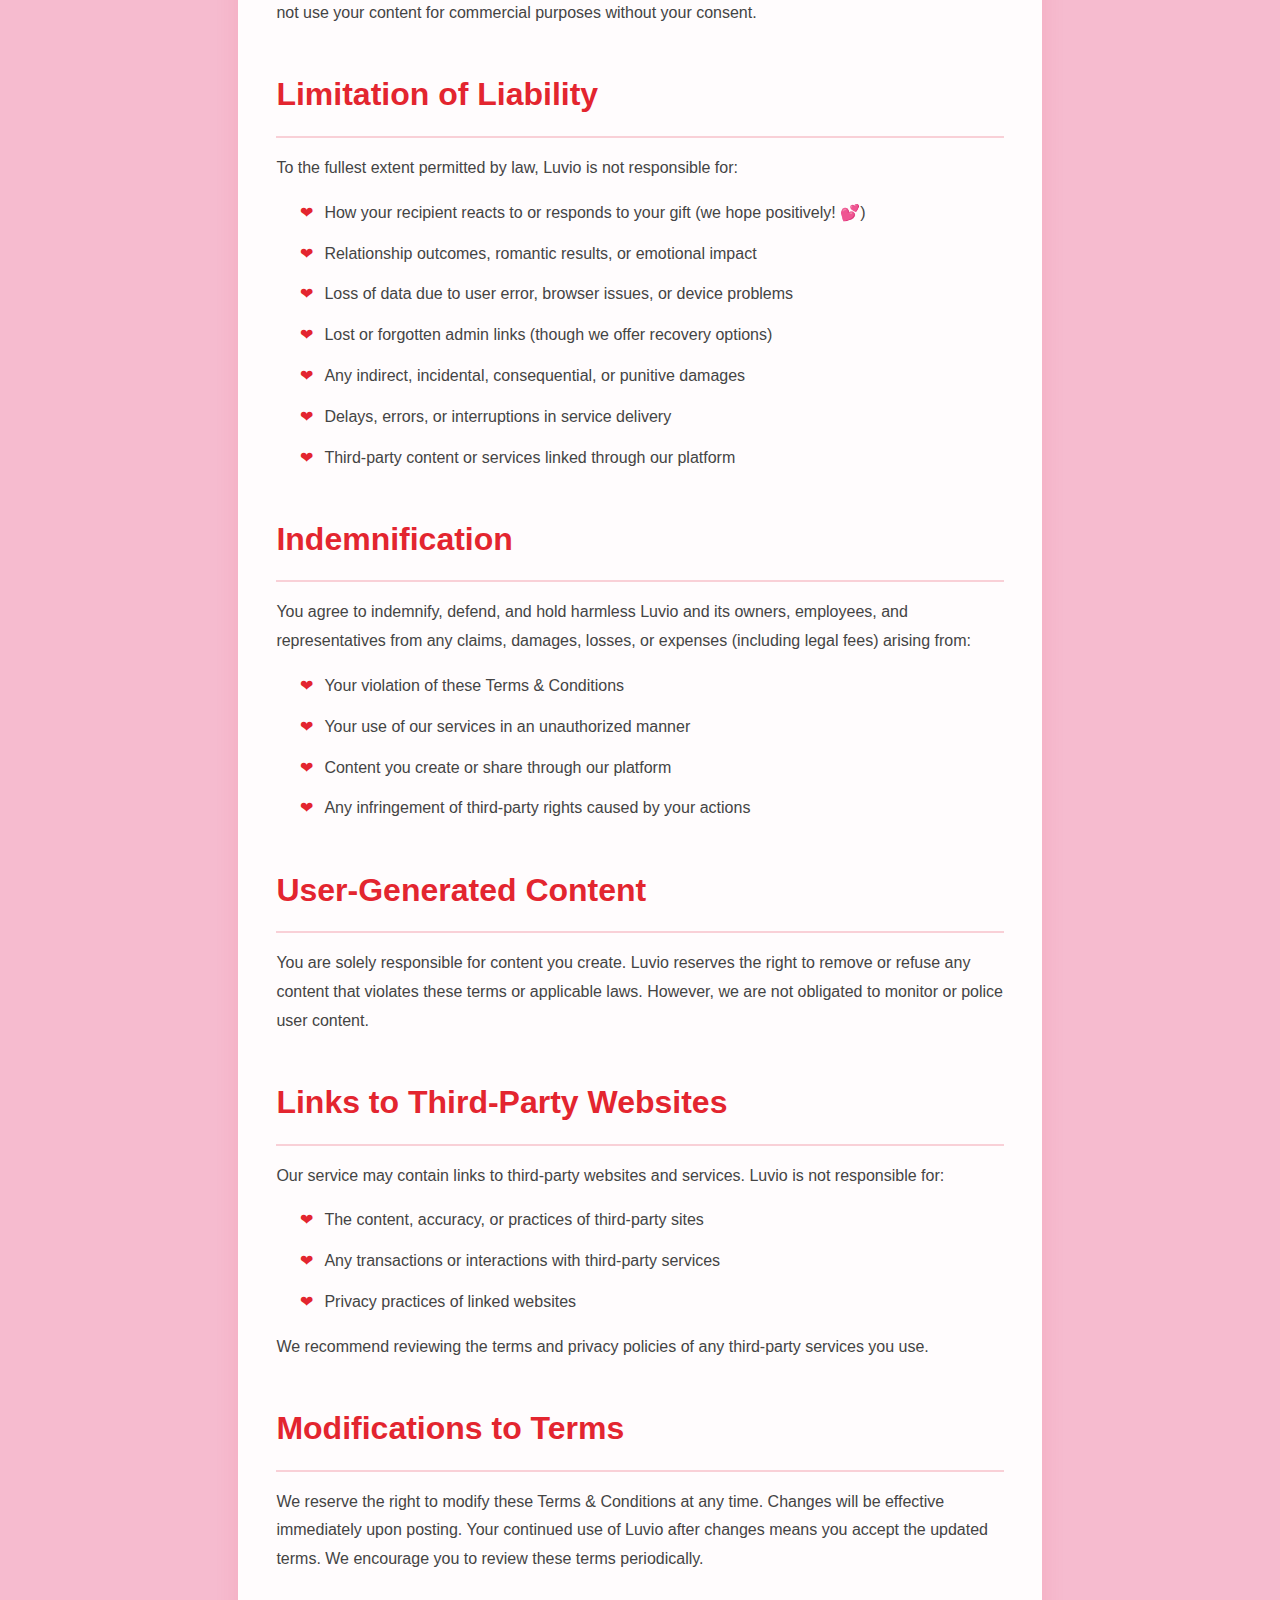
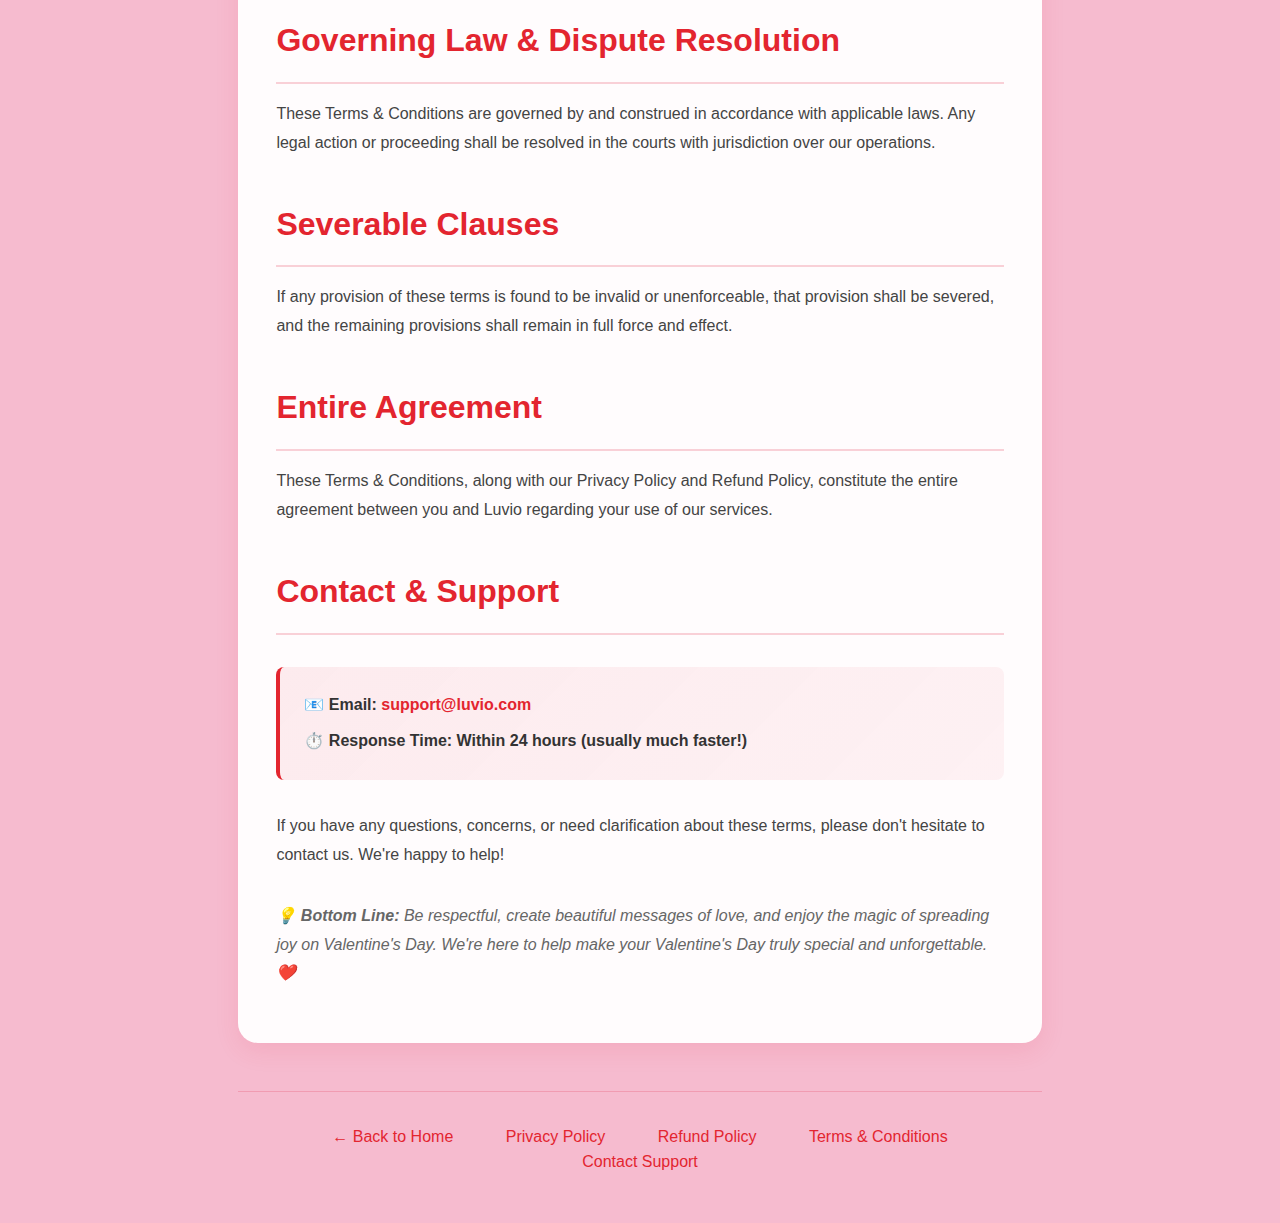
<file: terms-conditions.html>
<!DOCTYPE html>
<html>
<head>
	<meta charSet="utf-8"/>
    <link rel="icon" type="image/png" sizes="32x32" href="./img/favicon.png">
	<meta name="viewport" content="width=device-width, initial-scale=1.0">
	<title>Terms & Conditions - Luvio</title>
	<link href="./css/style.css" rel="stylesheet" type="text/css">
	<link rel="preload" href="https://d2pas86kykpvmq.cloudfront.net/fonts/Quentin.otf" as="font" crossorigin>
	<style>
		.policy-container {
			max-width: 900px;
			margin: 0 auto;
			padding: clamp(2rem, 5vw, 3rem);
			background-color: #f6bbcf;
			min-height: 100vh;
		}

		.policy-header {
			text-align: center;
			margin-bottom: clamp(2rem, 5vw, 3rem);
			padding: clamp(2rem, 3vw, 2.5rem) 0;
		}

		.policy-header h1 {
			font-family: 'Quentin', sans-serif;
			font-size: clamp(2rem, 5vw, 3.5rem);
			color: #e3252f;
			margin-bottom: 0.5rem;
		}

		.last-updated {
			font-size: clamp(0.875rem, 1.5vw, 1rem);
			color: #666;
			font-style: italic;
		}

		.policy-content {
			background: rgba(255, 255, 255, 0.95);
			border-radius: clamp(12px, 2.5vw, 20px);
			padding: clamp(1.5rem, 3vw, 2.5rem);
			box-shadow: 0 8px 24px rgba(227, 37, 63, 0.1);
			line-height: 1.8;
		}

		.policy-content h2 {
			font-family: 'Quentin', sans-serif;
			font-size: clamp(1.5rem, 3.5vw, 2rem);
			color: #e3252f;
			margin-top: clamp(1.5rem, 3vw, 2.5rem);
			margin-bottom: 1rem;
			border-bottom: 2px solid rgba(227, 37, 63, 0.2);
			padding-bottom: 0.75rem;
		}

		.policy-content h2:first-child {
			margin-top: 0;
		}

		.policy-content h3 {
			font-size: clamp(1.125rem, 2.5vw, 1.375rem);
			color: #333;
			margin-top: 1.25rem;
			margin-bottom: 0.75rem;
			font-weight: 700;
		}

		.policy-content p {
			font-size: clamp(0.9rem, 1.5vw, 1rem);
			color: #444;
			margin-bottom: 1rem;
		}

		.policy-content ul {
			margin: 1rem 0 1rem 1.5rem;
			list-style: none;
		}

		.policy-content li {
			font-size: clamp(0.9rem, 1.5vw, 1rem);
			color: #444;
			margin-bottom: 0.75rem;
			padding-left: 1.5rem;
			position: relative;
		}

		.policy-content li:before {
			content: "❤";
			position: absolute;
			left: 0;
			color: #e3252f;
		}

		.policy-content a {
			color: #e3252f;
			text-decoration: none;
			font-weight: 600;
			transition: opacity 0.3s ease;
		}

		.policy-content a:hover {
			opacity: 0.8;
			text-decoration: underline;
		}

		.highlight-box {
			background: linear-gradient(135deg, rgba(227, 37, 63, 0.08), rgba(227, 37, 63, 0.05));
			border-left: 4px solid #e3252f;
			padding: clamp(1rem, 2vw, 1.5rem);
			margin: clamp(1.5rem, 3vw, 2rem) 0;
			border-radius: 8px;
		}

		.highlight-box p {
			margin-bottom: 0;
			font-weight: 600;
			color: #333;
		}

		.policy-footer {
			text-align: center;
			margin-top: clamp(2rem, 5vw, 3rem);
			padding-top: clamp(1.5rem, 3vw, 2rem);
			border-top: 1px solid rgba(227, 37, 63, 0.2);
		}

		.policy-footer a {
			display: inline-block;
			margin: 0 clamp(0.75rem, 2vw, 1.5rem);
			font-size: clamp(0.875rem, 1.5vw, 1rem);
			color: #e3252f;
			text-decoration: none;
			transition: opacity 0.3s ease;
		}

		.policy-footer a:hover {
			opacity: 0.8;
			text-decoration: underline;
		}

		.back-link {
			display: inline-block;
			margin-bottom: clamp(1rem, 2vw, 1.5rem);
			padding: 0.75rem 1.5rem;
			background-color: #e3252f;
			color: white;
			border-radius: 8px;
			text-decoration: none;
			font-weight: 600;
			transition: opacity 0.3s ease;
		}

		.back-link:hover {
			opacity: 0.9;
		}

		@media (max-width: 768px) {
			.policy-container {
				padding: 1.5rem;
			}

			.policy-content {
				padding: 1.5rem;
			}

			.policy-footer {
				display: flex;
				flex-direction: column;
				gap: 1rem;
			}

			.policy-footer a {
				margin: 0;
			}
		}
	</style>
</head>
<body>

<header class="header">
  <div class="header-container">
    <div class="logo">
      <span class="logo-text">Luvio</span>
	  <span class="logo-text-2">by</span>
	  <img src="./img/air_balloon_with_clouds.png" alt="Logo">
    </div>
    <button class="header-btn">Purchase Now</button>
  </div>
</header>

<div class="policy-container">
	<div class="policy-header">
		<h1>Terms & Conditions</h1>
		<p class="last-updated">Last Updated: February 3, 2026</p>
	</div>

	<div class="policy-content">
		<h2>Acceptance of Terms</h2>
		<p>By accessing, browsing, and using the Luvio website and services, as well as purchasing our Valentine's Day gifts and digital experiences, you agree to be bound by these Terms & Conditions. If you do not agree with any part of these terms, please do not use our services.</p>

		<h2>Nature of Our Products</h2>
		<p>Luvio offers digital Valentine's Day gifts and experiences designed for romantic expression and entertainment. By purchasing, you acknowledge that:</p>
		<ul>
			<li>Our products are digital/virtual experiences, not physical items</li>
			<li>Products are designed for personal romantic expression and entertainment purposes</li>
			<li>Results and experiences may vary based on your creativity, customization, and recipient response</li>
			<li>We cannot guarantee specific emotional outcomes or relationship results</li>
			<li>Product features and designs are subject to change without prior notice</li>
		</ul>

		<h2>Your Responsibilities as a User</h2>
		<h3>✍️ Content You Create</h3>
		<p>You are fully responsible for all content you create, customize, and share through our service, including:</p>
		<ul>
			<li>Names, nicknames, and personal information you enter</li>
			<li>Personal messages, love notes, and romantic expressions you write</li>
			<li>Photos, images, or media you upload</li>
			<li>Any customizations or personalization choices you make</li>
		</ul>

		<h3>🚫 Prohibited Content & Activities</h3>
		<p>You agree NOT to use Luvio for:</p>
		<ul>
			<li>Creating content for harassment, threats, abuse, or bullying</li>
			<li>Illegal activities, fraud, or impersonation</li>
			<li>Spam, commercial advertising, or promotional content</li>
			<li>Defamation or spreading false information</li>
			<li>Creating gifts without the intended recipient's knowledge (if applicable)</li>
			<li>Violating any applicable local, state, national, or international laws</li>
			<li>Any activity that infringes on third-party rights</li>
		</ul>

		<h2>Account & Security</h2>
		<h3>🔐 Your Admin Link (Access Key)</h3>
		<p>Your admin link and access credentials are your personal keys to edit and manage your gift. You are responsible for:</p>
		<ul>
			<li>Keeping your admin link confidential and secure</li>
			<li>Not sharing your access credentials with unauthorized persons</li>
			<li>Notifying us immediately if your link is compromised or misused</li>
			<li>Any modifications made using your admin link (even by others)</li>
		</ul>

		<p>Luvio is not responsible if someone else gains access to your link and modifies your content. We recommend changing your access credentials if you suspect unauthorized access.</p>

		<h2>Service Availability & Maintenance</h2>
		<p>While we strive to provide reliable 24/7 access to our services:</p>
		<ul>
			<li>We may perform scheduled or emergency maintenance without advance notice</li>
			<li>Service may be temporarily unavailable due to technical issues, updates, or upgrades</li>
			<li>We are not liable for service interruptions caused by third-party providers (hosting, payment processors, internet service providers)</li>
			<li>We reserve the right to modify, suspend, or discontinue services at any time</li>
		</ul>

		<h2>Intellectual Property Rights</h2>
		<p>Luvio owns all intellectual property rights to:</p>
		<ul>
			<li>The website design, layout, and user interface</li>
			<li>The code, technology, and platform infrastructure</li>
			<li>All graphics, logos, images, and visual elements (except user-uploaded content)</li>
			<li>The concept and mechanics of our Valentine's experiences</li>
		</ul>

		<p>You receive a non-exclusive, non-transferable license to use our services for personal, non-commercial purposes only. You may not reproduce, modify, distribute, or commercially exploit any part of our service without prior written permission.</p>

		<h3>Your User Content</h3>
		<p>You retain ownership of content you create. However, by using our service, you grant Luvio a non-exclusive license to use, display, and store your content as necessary to provide our services. We will not use your content for commercial purposes without your consent.</p>

		<h2>Limitation of Liability</h2>
		<p>To the fullest extent permitted by law, Luvio is not responsible for:</p>
		<ul>
			<li>How your recipient reacts to or responds to your gift (we hope positively! 💕)</li>
			<li>Relationship outcomes, romantic results, or emotional impact</li>
			<li>Loss of data due to user error, browser issues, or device problems</li>
			<li>Lost or forgotten admin links (though we offer recovery options)</li>
			<li>Any indirect, incidental, consequential, or punitive damages</li>
			<li>Delays, errors, or interruptions in service delivery</li>
			<li>Third-party content or services linked through our platform</li>
		</ul>

		<h2>Indemnification</h2>
		<p>You agree to indemnify, defend, and hold harmless Luvio and its owners, employees, and representatives from any claims, damages, losses, or expenses (including legal fees) arising from:</p>
		<ul>
			<li>Your violation of these Terms & Conditions</li>
			<li>Your use of our services in an unauthorized manner</li>
			<li>Content you create or share through our platform</li>
			<li>Any infringement of third-party rights caused by your actions</li>
		</ul>

		<h2>User-Generated Content</h2>
		<p>You are solely responsible for content you create. Luvio reserves the right to remove or refuse any content that violates these terms or applicable laws. However, we are not obligated to monitor or police user content.</p>

		<h2>Links to Third-Party Websites</h2>
		<p>Our service may contain links to third-party websites and services. Luvio is not responsible for:</p>
		<ul>
			<li>The content, accuracy, or practices of third-party sites</li>
			<li>Any transactions or interactions with third-party services</li>
			<li>Privacy practices of linked websites</li>
		</ul>

		<p>We recommend reviewing the terms and privacy policies of any third-party services you use.</p>

		<h2>Modifications to Terms</h2>
		<p>We reserve the right to modify these Terms & Conditions at any time. Changes will be effective immediately upon posting. Your continued use of Luvio after changes means you accept the updated terms. We encourage you to review these terms periodically.</p>

		<h2>Governing Law & Dispute Resolution</h2>
		<p>These Terms & Conditions are governed by and construed in accordance with applicable laws. Any legal action or proceeding shall be resolved in the courts with jurisdiction over our operations.</p>

		<h2>Severable Clauses</h2>
		<p>If any provision of these terms is found to be invalid or unenforceable, that provision shall be severed, and the remaining provisions shall remain in full force and effect.</p>

		<h2>Entire Agreement</h2>
		<p>These Terms & Conditions, along with our Privacy Policy and Refund Policy, constitute the entire agreement between you and Luvio regarding your use of our services.</p>

		<h2>Contact & Support</h2>
		<div class="highlight-box">
			<p>📧 Email: <a href="mailto:support@luvio.com">support@luvio.com</a></p>
			<p style="margin-top: 0.5rem;">⏱️ Response Time: Within 24 hours (usually much faster!)</p>
		</div>

		<p>If you have any questions, concerns, or need clarification about these terms, please don't hesitate to contact us. We're happy to help!</p>

		<p style="margin-top: 2rem; font-style: italic; color: #666;">💡 <strong>Bottom Line:</strong> Be respectful, create beautiful messages of love, and enjoy the magic of spreading joy on Valentine's Day. We're here to help make your Valentine's Day truly special and unforgettable. ❤️</p>
	</div>

	<div class="policy-footer">
		<a href="index.html">← Back to Home</a>
		<a href="privacy-policy.html">Privacy Policy</a>
		<a href="refund-policy.html">Refund Policy</a>
		<a href="terms-conditions.html">Terms & Conditions</a>
		<a href="mailto:support@luvio.com">Contact Support</a>
	</div>
</div>

</body>
</html>
<script src="./Js/main.js"></script>
</file>
<file: css/style.css>
/* Reset and Base Styles */
* {
  margin: 0;
  padding: 0;
  box-sizing: border-box;
}

/* Font Faces */
@font-face {
  font-family: 'Quentin';
  src: url('https://d2pas86kykpvmq.cloudfront.net/fonts/Quentin.otf') format('opentype');
  font-weight: normal;
  font-style: normal;
  font-display: swap;
}

body {
  font-family: 'Work Sans', -apple-system, BlinkMacSystemFont, 'Segoe UI', Roboto, Oxygen, Ubuntu, Cantarell, sans-serif;
  background-color: #f6bbcf;
  color: #000;
  line-height: 1.6;
  overflow-x: hidden;
}

/* Header Styles */
.header {
  width: 100%;
  padding: 1rem 2rem;
  position: sticky;
  top: 0;
  z-index: 100;
}

/* Header scrolled state */
.header {
  transition: background-color 250ms ease, box-shadow 250ms ease, padding 200ms ease;
}

.header.scrolled {
  background: #ffffff;
  box-shadow: 0 8px 24px rgba(0,0,0,0.12);
  -webkit-backdrop-filter: blur(4px);
  backdrop-filter: blur(4px);
}

.header.scrolled .logo-text {
  color: #e3252f;
}

.header-container {
  display: flex;
  justify-content: space-between;
  align-items: center;
  max-width: 100%;
  margin: 0 auto;
  width: 100%;
  gap: 2rem;
}
.logo {
  flex-shrink: 0;
  display: flex;
  align-items: center;
  gap: 0.5rem;
}

.logo-text {
  font-size: clamp(18px, 4vw, 32px);
  font-weight: 700;
  white-space: nowrap;
font-family: 'Quentin', sans-serif;
color: #e3252f;
}

.logo img {
  height: auto;
  width: 100%;
  max-width: 64px;
  animation: float 3s ease-in-out infinite;
}

/* Floating Animation */
@keyframes float {
  0%, 100% {
    transform: translateY(0px);
  }
  50% {
    transform: translateY(-12px);
  }
}

.header-btn {
  flex-shrink: 0;
  padding: 0.75rem 1.5rem;
  background-color: #e3253f;
  color: #fff;
  border: none;
  border-radius: 4px;
  font-size: clamp(14px, 2vw, 16px);
  font-weight: 600;
  cursor: pointer;
  white-space: nowrap;
  position: relative;
  overflow: hidden;
  animation: shineWave 3s ease-in-out infinite;
}

.header-btn::before {
  content: '';
  position: absolute;
  top: -50%;
  left: -50%;
  width: 200%;
  height: 200%;
  background: linear-gradient(-45deg, transparent 40%, rgba(255, 255, 255, 0.6) 48%, rgba(255, 255, 255, 1) 50%, rgba(255, 255, 255, 0.6) 52%, transparent 60%);
  animation: shimmer 2s infinite;
}

.header-btn:hover {
  background-color: #c71f34;
}


/* Shimmer Effect */
@keyframes shimmer {
  0% {
    transform: translateX(-100%) translateY(-100%) rotate(45deg);
  }
  100% {
    transform: translateX(100%) translateY(100%) rotate(45deg);
  }
}

/* Responsive Design */
@media (max-width: 768px) {
  .header {
    padding: 0.75rem 1rem;
  }
  
  .header-container {
    gap: 1rem;
  }
  
  .logo img {
    max-width: 90px;
  }
  
  .header-btn {
    padding: 0.6rem 1.2rem;
    font-size: 14px;
  }
}

@media (max-width: 480px) {
  .header {
    padding: 0.5rem 0.75rem;
  }
  
  .header-container {
    gap: 0.5rem;
  }
  
  .logo img {
    max-width: 70px;
  }
  
  .header-btn {
    padding: 0.5rem 1rem;
    font-size: 12px;
  }
}

/* Typography */
.h-1 {family: 'Quentin', sans-serif;
  font-size: clamp(48px, 8vw, 120px);
  font-weight: 900;
  line-height: 1.1;
  letter-spacing: -0.02em;
  margin: 0;
  color: #e3252f;
}

.h-2 {
  font-family: 'Quentin', sans-serif;
  font-size: clamp(32px, 5vw, 64px);
  font-weight: 900;
  line-height: 1.2;
  letter-spacing: -0.01em;
  margin: 0;
}

/* Hero Section */
.hero {
  width: 100%;
  padding: 4rem 2rem;
  background: linear-gradient(135deg, #f6bbcf 0%, #ffddee 50%, #ffe0e6 100%);
  display: flex;
  align-items: center;
  justify-content: center;
  position: relative;
  overflow: hidden;
}


.hero-container {
  max-width: 1200px;
    width: 100%;
    display: inline-block;
    grid-template-columns: 1fr 1fr;
    gap: 4rem;
    align-items: center;
    z-index: 2;
    position: relative;
    text-align: center;
}

.hero-content {
  display: flex;
  flex-direction: column;
  gap: 1.5rem;
  margin: 56px 0;
}

.hero-title {
  font-family: 'Quentin', sans-serif;
  font-size: clamp(40px, 4vw, 80px);
  font-weight: 900;
  line-height: 1.2;
  color: #e3253f;
  letter-spacing: -0.02em;
}
.hero-subtitle {
    font-size: clamp(16px, 2vw, 16px);
    color: #555;
    line-height: 1.8;
    max-width: 500px;
    font-weight: 500;
    margin: 0 auto;
    margin-bottom: 24px;
}

.hero-btn {
  align-self: flex-start;
  padding: 1rem 2.5rem;
  background-color: #e3253f;
  color: #fff;
  border: none;
  border-radius: 8px;
  font-size: clamp(14px, 2vw, 18px);
  font-weight: 700;
  cursor: pointer;
  position: relative;
  overflow: hidden;
  transition: all 0.3s ease;
  box-shadow: 0 4px 15px rgba(227, 37, 63, 0.3);
}

.hero-btn::before {
  content: '';
  position: absolute;
  top: -50%;
  left: -50%;
  width: 200%;
  height: 200%;
  background: linear-gradient(-45deg, transparent 40%, rgba(255, 255, 255, 0.6) 48%, rgba(255, 255, 255, 1) 50%, rgba(255, 255, 255, 0.6) 52%, transparent 60%);
  animation: shimmer 2s infinite;
}

.hero-btn:hover {
  background-color: #c71f34;
  box-shadow: 0 6px 20px rgba(227, 37, 63, 0.4);
  transform: translateY(-2px);
}

.hero-image {
  display: flex;
  justify-content: center;
  align-items: center;
  perspective: 1000px;
  margin-bottom: 40px;
}
.hero-image img {
  width: auto;
  max-width: 140px;
  height: auto;
  margin-right: 32px;
  border-radius: 12px;
  transform-origin: center;
  animation: riverWave 3s cubic-bezier(.22,.8,.32,1) infinite;
}

.hero-image img:nth-child(1) { animation-delay: 0s; }
.hero-image img:nth-child(2) { animation-delay: 0.28s; }
.hero-image img:nth-child(3) { animation-delay: 0.56s; }
.hero-image img:nth-child(4) { animation-delay: 0.84s; }
.hero-image img:nth-child(5) { animation-delay: 1.12s; margin-right: 0;}

@keyframes riverWave {
  0% { transform: translateY(0) rotateZ(0); }
  20% { transform: translateY(-18px) rotateZ(-3deg); }
  40% { transform: translateY(-8px) rotateZ(1deg); }
  60% { transform: translateY(-14px) rotateZ(-1deg); }
  80% { transform: translateY(-6px) rotateZ(2deg); }
  100% { transform: translateY(0) rotateZ(0); }
}

@media (max-width: 768px) {
  .hero-image img { max-width: 64px; }
}

@media (max-width: 480px) {
  .hero-image img { max-width: 56px; }
  .hero-image { gap: 1px;; }
}


/* Animations */
@keyframes gradientShift {
  0%, 100% {
    transform: translate(0, 0);
  }
  50% {
    transform: translate(50px, 50px);
  }
}

@keyframes floatImage {
  0%, 100% {
    transform: translateY(0px) rotateZ(0deg);
  }
  50% {
    transform: translateY(-20px) rotateZ(2deg);
  }
}

/* Shining Animation - Glow Effect */
@keyframes shineWave {
  0%, 100% {
    box-shadow: 0 0 10px rgba(227, 37, 63, 0.4), inset 0 0 20px rgba(255, 255, 255, 0);
  }
  50% {
    box-shadow: 0 0 25px rgba(227, 37, 63, 0.8), inset 0 0 20px rgba(255, 255, 255, 0.2);
  }
}

/* Responsive Hero */
@media (max-width: 768px) {
  .hero {
    padding: 3rem 1.5rem;
    min-height: 70vh;
  }
  
  .hero-container {
    grid-template-columns: 1fr;
    gap: 2rem;
  }
  
  .hero-image {
    margin-top: 2rem;
  }
  
  .hero-frame img {
    max-width: 300px;
  }
}

@media (max-width: 480px) {
  .hero {
    padding: 2rem 1rem;
    min-height: 60vh;
  }
  
  .hero-container {
    gap: 1.5rem;
  }
  
  .hero-frame img {
    max-width: 200px;
  }
}
  

.text-body {
  font-size: clamp(24px, 4vw, 40px);
  font-weight: 400;
  line-height: 1.6;
  font-family: 'Quentin', sans-serif;
    font-weight: 900;
    line-height: 1.5;
}

.text-body.center {
  text-align: center;
}

.text-body.white {
  color: #fff;
}

.text-body.small {
  font-size: clamp(14px, 1.5vw, 16px);
}

.text-button {
  font-size: clamp(14px, 1.5vw, 18px);
  font-weight: 600;
  text-transform: uppercase;
  letter-spacing: 0.05em;
}

.text-button.center {
  text-align: center;
}

.wa-text {
  font-size: 14px;
  font-weight: 400;
  line-height: 1.5;
}

.wa-text.category {
  font-weight: 600;
  margin-bottom: 12px;
}

.wa-text.med {
  font-weight: 400;
}

.wa-text.rights {
  font-size: 12px;
  color: #666;
}

/* Layout */
._1800-wrapper {
  max-width: 1800px;
  margin: 0 auto;
  padding: 0 20px;
}

._1800 {
  max-width: 1800px;
  margin: 0 auto;
}

.wf-section {
  position: relative;
}

.section {
  padding: 60px 0;
  min-height: 100vh;
  display: flex;
  align-items: center;
}

.section-2 {
  padding: 80px 0;
}

.section-3 {
  padding: 0;
}

/* Header */

.header-wrapper {
  display: flex;
  justify-content: space-between;
  align-items: center;
  margin-bottom: 20px;
}

.header-left {
  display: flex;
  align-items: center;
  gap: 12px;
}

.header-left .by {
  margin: 0 8px;
}

.link-wannathis img {
  height: 32px;
  width: auto;
}

.link-download {
  text-decoration: none;
  color: #000;
  transition: opacity 0.3s;
}

.link-download:hover {
  opacity: 0.7;
}

.line {
  width: 100%;
  height: 2px;
  background-color: #000;
}

/* Hero Section */
.hero-wrapper {
  display: flex;
  flex-direction: column;
  align-items: center;
  gap: 40px;
  margin-top: 40px;
}

.hero-title {
    text-align: center;
    max-width: 800px;
    align-items: center;
    display: inline-block;
    margin: 0 auto;
}

.hero-image-legacy {
  width: 100%;
  max-width: 1200px;
  height: auto;
  display: block;
}

/* Digital Love Section */
.hypno-wrapper {
  position: relative;
  width: 100%;
  padding: 100px 20px;
  overflow: hidden;
  background: linear-gradient(180deg, #fff 0%, #ffe5f0 100%);
  min-height: 100vh;
  display: flex;
  align-items: center;
  justify-content: center;
}

.hypno-bg {
  position: absolute;
  top: 50%;
  left: 50%;
  transform: translate(-50%, -40%) scale(1);
  transform-origin: center center;
  width: 150%;
  height: 150%;
  object-fit: cover;
  object-position: center center;
  display: block;
  max-width: none;
  opacity: 0.35;
  z-index: 0;
  pointer-events: none;
  will-change: transform;
  transition: transform 0.12s ease-out;
}

/* Scale up on scroll - triggered by JS */
.hypno-wrapper.scrolling .hypno-bg {
  transform: translateX(-50%) scale(1.25);
}

@keyframes scaleUp {
  from { transform: translate(-50%, -40%) scale(1); }
  to { transform: translate(-50%, -40%) scale(1.3); }
}

.heart-wrapper {
  position: absolute;
  top: 50%;
  left: 50%;
  transform: translate(-50%, -50%);
  z-index: 20;
  display: flex;
  flex-direction: column;
  align-items: center;
  gap: 30px;
  pointer-events: none;
}

.heart {
  width: 100%;
  max-width: 400px;
  height: auto;
  animation: float 3s ease-in-out infinite;
}
@media (max-width: 768px) {
  .hypno-wrapper.scrolling .hypno-bg {
    transform: translateX(-50%) scale(1.15);
  }
}
@keyframes float {
  0%, 100% {
    transform: translateY(0px);
  }
  50% {
    transform: translateY(-20px);
  }
}

.desc-wrapper {
  max-width: 600px;
}

/* Features Section */
.feature {
  margin-bottom: 100px;
  display: flex;
  flex-direction: column;
  align-items: center;
  gap: 40px;
}

.feature.second {
  flex-direction: column-reverse;
}

.feature-img-wrapper {
  position: relative;
  width: 100%;
  max-width: 500px;
}

.feature-img {
  width: 100%;
  height: auto;
  display: block;
}

.feature-img.details {
  max-width: 800px;
}

.likes-wrapper {
  position: absolute;
  top: 0;
  left: 0;
  width: 100%;
  height: 100%;
  pointer-events: none;
}

.like {
  position: absolute;
  width: 30px;
  height: 30px;
  opacity: 0.6;
}

.like.sec {
  animation: heartFloat 4s ease-in-out infinite;
}

@keyframes heartFloat {
  0%, 100% {
    transform: translate(0, 0) rotate(0deg);
    opacity: 0.3;
  }
  50% {
    transform: translate(20px, -30px) rotate(15deg);
    opacity: 0.6;
  }
}

.feature-title {
  text-align: center;
  max-width: 600px;
}

.feature-desc {
  margin-top: 20px;
}

.deal {
  position: absolute;
  top: -20px;
  right: -20px;
  width: 80px;
  height: 80px;
  animation: spin 10s linear infinite;
}

@keyframes spin {
  from {
    transform: rotate(0deg);
  }
  to {
    transform: rotate(360deg);
  }
}

.feature-large {
  margin-top: 100px;
  display: flex;
  flex-direction: column;
  align-items: center;
  gap: 40px;
}

.feature-large-wrapper {
  text-align: center;
}

.every {
  font-size: clamp(24px, 4vw, 48px);
  font-weight: 700;
  margin: 20px 0;
}

/* Preview Section */
.preview-title-wrapper {
  text-align: center;
  margin-bottom: 60px;
}

.preview-title {
  margin-top: 20px;
}

.grid-preview {
  display: grid;
  grid-template-columns: repeat(auto-fill, minmax(250px, 1fr));
  gap: 30px;
  margin-top: 60px;
}

.preview {
  width: 100%;
  overflow: hidden;
  border-radius: 12px;
  background: #f5f5f5;
  transition: transform 0.3s ease;
}

.preview:hover {
  transform: translateY(-5px);
}

.img-preview {
  width: 100%;
  height: auto;
  display: block;
}

/* CTA Section */
.cta-wrapper {
  display: grid;
  grid-template-columns: 1fr 1fr;
  gap: 60px;
  margin: 80px 0;
}

.cta {
  padding: 60px 40px;
  border: 3px solid #000;
  border-radius: 12px;
  background: #fff;
  text-align: center;
  position: relative;
}

.cta.right {
  background: #ffe5f0;
}

.cta-benefits {
  margin: 30px 0;
}

.cta-benefits .purchase {
  margin: 10px 0;
}

.button {
  display: inline-block;
  padding: 20px 40px;
  background: #e3252f;
  color: #fff;
  border: 2px solid #000;
  border-radius: 8px;
  cursor: pointer;
  transition: all 0.3s ease;
  text-decoration: none;
  box-shadow: 6px 6px 0 0 #000;
  margin-top: 30px;
}

.button:hover {
  transform: translate(-3px, -3px);
  box-shadow: 9px 9px 0 0 #000;
}

.star {
  position: absolute;
  width: 30px;
  height: 30px;
  animation: twinkle 2s ease-in-out infinite;
}

.star.loc-3 {
  top: 20px;
  right: 20px;
}

.star.loc-4 {
  bottom: 20px;
  left: 20px;
}

@keyframes twinkle {
  0%, 100% {
    opacity: 0.5;
    transform: scale(1);
  }
  50% {
    opacity: 1;
    transform: scale(1.2);
  }
}

/* Credits */
.credits-wrapper {
  text-align: center;
  margin-top: 80px;
  padding: 40px 0;
}

.credits-wrapper .desc {
  margin: 20px 0;
  font-size: 14px;
}

.credits-img {
  width: 200px;
  height: auto;
  margin-top: 30px;
}

.grotesk {
  font-family: 'Work Sans', sans-serif;
}

/* Footer */
.fo_footer {
  padding: 80px 0 40px;
  background: #fff;
  border-top: 2px solid #000;
}

.fo_wrapper {
  max-width: 1800px;
  margin: 0 auto;
  padding: 0 20px;
}

.fo_left {
  margin-bottom: 60px;
}

.fo-wannathis {
  display: flex;
  align-items: center;
  gap: 12px;
  text-decoration: none;
  color: #000;
  margin-bottom: 20px;
}

.logo-black {
  height: 32px;
  width: auto;
}

.fo_right {
  display: grid;
  grid-template-columns: repeat(auto-fit, minmax(200px, 1fr));
  gap: 40px;
  margin-bottom: 40px;
}

.fo_column {
  display: flex;
  flex-direction: column;
}

.fo_title {
  margin-bottom: 20px;
}

.fo_row {
  margin-bottom: 12px;
}

.fo_row.thunder {
  display: flex;
  align-items: center;
  gap: 8px;
}

.ic-thunder {
  width: 20px;
  height: 20px;
}

.fo_link {
  text-decoration: none;
  color: #000;
  transition: opacity 0.3s;
}

.fo_link:hover {
  opacity: 0.7;
}

.social-wrapper {
  display: inline-block;
  margin-right: 12px;
  transition: transform 0.3s;
}

.social-wrapper:hover {
  transform: scale(1.1);
}

.social {
  width: 24px;
  height: 24px;
}

.fo_rights {
  text-align: center;
  padding-top: 40px;
  border-top: 1px solid #ddd;
}

/* Pro Popup */
.pro-popup-wrapper {
  position: fixed;
  bottom: 0;
  left: 0;
  right: 0;
  z-index: 1000;
  padding: 20px;
  pointer-events: none;
}

.pro-popup {
  max-width: 1200px;
  margin: 0 auto;
  background: #fff;
  border: 3px solid #000;
  border-radius: 12px;
  padding: 20px 30px;
  display: flex;
  align-items: center;
  justify-content: space-between;
  gap: 30px;
  box-shadow: 0 -4px 20px rgba(0,0,0,0.1);
  pointer-events: all;
  position: relative;
}

.pro-popup-left {
  display: flex;
  align-items: center;
  gap: 20px;
  flex: 1;
}

.pro-popup-icon {
  width: 40px;
  height: 40px;
}

.pro-popup-text {
  font-size: 16px;
  font-weight: 500;
}

.pro-popup-text.white {
  color: #fff;
}

.pro-popup-right {
  flex-shrink: 0;
}

.pro-button {
  padding: 12px 24px;
  background: #e3252f;
  color: #fff;
  border: 2px solid #000;
  border-radius: 8px;
  text-decoration: none;
  display: inline-block;
  transition: all 0.3s;
}

.pro-button:hover {
  transform: translate(-2px, -2px);
  box-shadow: 4px 4px 0 0 #000;
}

.pro-popup-close {
  position: absolute;
  top: 15px;
  right: 15px;
  width: 24px;
  height: 24px;
  cursor: pointer;
  transition: opacity 0.3s;
}

.pro-popup-close:hover {
  opacity: 0.7;
}

/* Responsive Design */
@media (max-width: 991px) {
  .cta-wrapper {
    grid-template-columns: 1fr;
    gap: 40px;
  }

  .grid-preview {
    grid-template-columns: repeat(auto-fill, minmax(200px, 1fr));
    gap: 20px;
  }

  .fo_right {
    grid-template-columns: repeat(auto-fit, minmax(150px, 1fr));
  }

  .pro-popup {
    flex-direction: column;
    text-align: center;
  }
}

@media (max-width: 767px) {
  .section {
    padding: 40px 0;
    min-height: auto;
  }

  .hero-wrapper {
    gap: 30px;
  }

  .feature {
    margin-bottom: 60px;
  }

  .grid-preview {
    grid-template-columns: repeat(auto-fill, minmax(150px, 1fr));
    gap: 15px;
  }

  .cta {
    padding: 40px 20px;
  }

  .pro-popup {
    padding: 15px 20px;
  }

  .pro-popup-left {
    flex-direction: column;
    text-align: center;
  }
}
/* Heart scroll effects Design */
.section-3 {
    display: -webkit-box;
    display: -webkit-flex;
    display: -ms-flexbox;
    display: flex;
    -webkit-box-orient: vertical;
    -webkit-box-direction: normal;
    -webkit-flex-direction: column;
    -ms-flex-direction: column;
    flex-direction: column;
    -webkit-box-align: center;
    -webkit-align-items: center;
    -ms-flex-align: center;
    align-items: center;
}

.section-3 .line {
    width: 100%;
    height: 2px;
    background-color: #e3252f;
}
.section-3 .hypno-wrapper {
    display: -webkit-box;
    display: -webkit-flex;
    display: -ms-flexbox;
    display: flex;
    overflow: hidden;
    width: 100vw;
    height: 100vh;
    min-height: 100vh;
    -webkit-box-pack: center;
    -webkit-justify-content: center;
    -ms-flex-pack: center;
    justify-content: center;
    -webkit-box-align: center;
    -webkit-align-items: center;
    -ms-flex-align: center;
    align-items: center;
    margin: 0;
    padding: 0;
}
.hypno-bg {
  position: absolute;
  inset: -25%;              /* 🔥 Oversize image */
  width: auto;
  height: auto;
  min-width: 150%;
  min-height: 150%;
  object-fit: cover;
  object-position: center;
  left: 50%;
  top: 0;
  transform: translateX(-50%) scale(1);
  transform-origin: center top;
  will-change: transform;
}
.heart-wrapper {
    position: absolute;
    display: -webkit-box;
    display: -webkit-flex;
    display: -ms-flexbox;
    display: flex;
    -webkit-box-orient: vertical;
    -webkit-box-direction: normal;
    -webkit-flex-direction: column;
    -ms-flex-direction: column;
    flex-direction: column;
    -webkit-box-pack: start;
    -webkit-justify-content: flex-start;
    -ms-flex-pack: start;
    justify-content: flex-start;
    -webkit-box-align: center;
    -webkit-align-items: center;
    -ms-flex-align: center;
    align-items: center;
}
.heart {
    position: relative;
    width: 28vw;
    margin-top: 67px;
}
.section-3 img
{    max-width: 100%;
    vertical-align: middle;
    display: inline-block;
  }
  .desc-wrapper {
    margin-top: 32px;
}

/* Offer Section - Responsive & Liquid */
.offer-container {
  display: block !important;
  max-width: 1400px;
  margin: 0 auto;
  padding: 0 clamp(1rem, 3vw, 2rem);
}

.offer-section {
  display: grid;
  grid-template-columns: repeat(4, 1fr);
  gap: clamp(1.5rem, 3vw, 2.5rem);
  width: 100%;
  padding: 0;
  margin-top: clamp(2rem, 5vw, 3rem);
  margin-bottom: clamp(2rem, 5vw, 3rem);
}

.offer-card {
  display: flex;
  flex-direction: column;
  /* background: linear-gradient(135deg, rgba(255, 255, 255, 0.95), rgba(255, 240, 245, 0.9)); */
  border-radius: clamp(12px, 2.5vw, 20px);
  overflow: hidden;
  padding: clamp(0.75rem, 1.5vw, 1rem);
  /* box-shadow: 0 8px 24px rgba(227, 37, 63, 0.12); */
  transition: all 0.3s ease;
  /* border: 1px solid rgba(227, 37, 63, 0.1); */
}
.offer-card button {
 opacity:0;
 width: 100%;
}
.offer-card:hover button{
  opacity:1;
  transition: all 0.3s ease;
}
.offer-card:hover {
  transform: translateY(clamp(-4px, -1vw, -8px));
  box-shadow: 0 16px 40px rgba(227, 37, 63, 0.2);
  border-color: rgba(227, 37, 63, 0.3);
}

.offer-title {
  font-size: clamp(1.125rem, 3.5vw, 1.5rem);
  font-weight: 700;
  color: #e3252f;
  margin-bottom: clamp(0.5rem, 1vw, 0.75rem);
  font-family: 'Quentin', sans-serif;
}

.offer-image {
  width: 100%;
  height: 80px;
  object-fit: scale-down;
  border-radius: clamp(8px, 1.5vw, 12px);
  margin-bottom: clamp(0.5rem, 1.5vw, 0.75rem);
  transition: transform 0.3s ease;
}

.offer-card:hover .offer-image {
  transform: scale(1.05);
}

.offer-description {
  font-size: clamp(0.875rem, 2vw, 1rem);
  color: #333;
  line-height: 1.6;
  margin-bottom: clamp(0.75rem, 1.5vw, 1rem);
  flex-grow: 1;
}

/* Responsive Breakpoints */
@media (max-width: 1280px) {
  .offer-section {
    grid-template-columns: repeat(4, 1fr);
  }
}

@media (max-width: 1024px) {
  .offer-section {
    grid-template-columns: repeat(2, 1fr);
    gap: clamp(1rem, 2.5vw, 2rem);
  }
}

@media (max-width: 768px) {
  .offer-section {
    grid-template-columns: repeat(2, 1fr);
    gap: clamp(1rem, 2.5vw, 2rem);
  }
  
  .offer-card {
    padding: clamp(1rem, 2.5vw, 1.5rem);
  }
}

@media (max-width: 480px) {
  .offer-section {
    grid-template-columns: 1fr;
    gap: 1.25rem;
  }
  
  .offer-card {
    padding: 1rem;
  }
}
/* Footer Section */
.footer {
  background: linear-gradient(135deg, #e3252f 0%, #c91f2a 100%);
  color: white;
  padding: clamp(2rem, 5vw, 3.5rem) clamp(1rem, 3vw, 2rem);
  margin-top: clamp(3rem, 8vw, 5rem);
}

.footer-container {
  max-width: 1400px;
  margin: 0 auto;
}

.footer-content {
  display: grid;
  grid-template-columns: repeat(auto-fit, minmax(250px, 1fr));
  gap: clamp(2rem, 4vw, 3rem);
  margin-bottom: clamp(2rem, 3vw, 2.5rem);
}

.footer-section {
  text-align: center;
}

.footer-title {
  font-family: 'Quentin', sans-serif;
  font-size: clamp(1.125rem, 2.5vw, 1.5rem);
  font-weight: 700;
  margin-bottom: 1rem;
  color: white;
}

.footer-text {
  font-size: clamp(0.875rem, 1.5vw, 1rem);
  line-height: 1.6;
  margin-bottom: 0.75rem;
  opacity: 0.95;
}

.footer-text a {
  color: white;
  text-decoration: none;
  font-weight: 600;
  transition: opacity 0.3s ease;
}

.footer-text a:hover {
  opacity: 0.8;
  text-decoration: underline;
}

.footer-links {
  list-style: none;
  margin: 0;
  padding: 0;
}

.footer-links li {
  margin-bottom: 0.75rem;
}

.footer-links a {
  color: white;
  text-decoration: none;
  font-size: clamp(0.875rem, 1.5vw, 1rem);
  transition: opacity 0.3s ease;
}

.footer-links a:hover {
  opacity: 0.8;
  text-decoration: underline;
}

.footer-btn {
  display: inline-block;
  background-color: rgba(255, 255, 255, 0.2);
  color: white;
  padding: 0.75rem 1.5rem;
  border-radius: 8px;
  text-decoration: none;
  font-weight: 600;
  font-size: clamp(0.875rem, 1.5vw, 1rem);
  transition: all 0.3s ease;
  margin-top: 0.5rem;
}

.footer-btn:hover {
  background-color: rgba(255, 255, 255, 0.3);
  transform: translateY(-2px);
}

.footer-divider {
  height: 1px;
  background: rgba(255, 255, 255, 0.2);
  margin: clamp(1.5rem, 3vw, 2rem) 0;
}

.footer-bottom {
  text-align: center;
  padding-top: clamp(1rem, 2vw, 1.5rem);
}

.footer-copyright {
  font-size: clamp(0.8rem, 1.5vw, 0.95rem);
  opacity: 0.9;
  margin: 0;
}

@media (max-width: 768px) {
  .footer {
    padding: 2rem 1rem;
    margin-top: 2rem;
  }

  .footer-content {
    grid-template-columns: 1fr;
    gap: 2rem;
  }

  .footer-section {
    text-align: center;
  }
}

/* Modal styles */
.modal {
  position: fixed;
  inset: 0;
  display: none;
  align-items: center;
  justify-content: center;
  z-index: 10000;
}
.modal.open { display: flex; }
.modal-backdrop {
  position: absolute;
  inset: 0;
  background: rgba(0,0,0,0.45);
}
.modal-dialog {
  position: relative;
  width: 100%;
  max-width: 720px;
  background: #fff;
  border-radius: 12px;
  box-shadow: 0 20px 60px rgba(0,0,0,0.25);
  padding: clamp(1rem, 2.5vw, 1.5rem);
  z-index: 10001;
  outline: none;
}
.modal-close {
  position: absolute;
  right: 12px;
  top: 8px;
  background: transparent;
  border: none;
  font-size: 22px;
  cursor: pointer;
}
.modal-body h2 { font-family: 'Quentin', sans-serif; color:#e3252f; margin-bottom:0.5rem; }
.modal-body p { color:#333; margin-bottom:1rem; }
.modal-actions { display:flex; gap:0.75rem; justify-content:flex-end; margin-top:1rem; }
.modal-btn {
  background:#e3252f; color:#fff; border:none; padding:0.6rem 1rem; border-radius:8px; cursor:pointer; font-weight:700;
}
.how-steps { margin-left:1rem; color:#333; }

/* Form styles */
.form-group {
  display: flex;
  flex-direction: column;
  gap: 1rem;
}

.form-field {
  display: flex;
  flex-direction: column;
  gap: 0.4rem;
}

.form-field label {
  font-weight: 600;
  color: #333;
  font-size: clamp(0.875rem, 1.5vw, 1rem);
}

.form-field input,
.form-field select {
  padding: clamp(0.6rem, 1.5vw, 0.75rem);
  border: 1px solid #ddd;
  border-radius: 6px;
  font-size: clamp(0.875rem, 1.5vw, 1rem);
  font-family: inherit;
  transition: border-color 200ms ease, box-shadow 200ms ease;
}

.form-field input:focus,
.form-field select:focus {
  outline: none;
  border-color: #e3252f;
  box-shadow: 0 0 0 3px rgba(227, 37, 63, 0.1);
}

.form-field input::placeholder {
  color: #999;
}

.modal-submit {
  align-self: flex-end;
  min-width: 120px;
}

.success-content {
  text-align: center;
  padding: 1rem 0;
}

.success-content h2 {
  font-family: 'Quentin', sans-serif;
  color: #e3252f;
  margin-bottom: 0.75rem;
}

.success-message {
  font-weight: 600;
  color: #333;
  margin-bottom: 0.5rem;
}

.success-detail {
  color: #666;
  font-size: clamp(0.875rem, 1.5vw, 0.95rem);
}

/* Footer Section */
.footer {
  background: linear-gradient(135deg, #e3252f 0%, #c91f2a 100%);
  color: white;
  padding: clamp(2rem, 5vw, 3.5rem) clamp(1rem, 3vw, 2rem);
  margin-top: clamp(3rem, 8vw, 5rem);
}

.footer-container {
  max-width: 1400px;
  margin: 0 auto;
}

.footer-content {
  display: grid;
  grid-template-columns: repeat(auto-fit, minmax(250px, 1fr));
  gap: clamp(2rem, 4vw, 3rem);
  margin-bottom: clamp(2rem, 3vw, 2.5rem);
}

.footer-section {
  text-align: center;
}

.footer-title {
  font-family: 'Quentin', sans-serif;
  font-size: clamp(1.125rem, 2.5vw, 1.5rem);
  font-weight: 700;
  margin-bottom: 1rem;
  color: white;
}

.footer-text {
  font-size: clamp(0.875rem, 1.5vw, 1rem);
  line-height: 1.6;
  margin-bottom: 0.75rem;
  opacity: 0.95;
}

.footer-text a {
  color: white;
  text-decoration: none;
  font-weight: 600;
  transition: opacity 0.3s ease;
}

.footer-text a:hover {
  opacity: 0.8;
  text-decoration: underline;
}

.footer-links {
  list-style: none;
  margin: 0;
  padding: 0;
}

.footer-links li {
  margin-bottom: 0.75rem;
}

.footer-links a {
  color: white;
  text-decoration: none;
  font-size: clamp(0.875rem, 1.5vw, 1rem);
  transition: opacity 0.3s ease;
}

.footer-links a:hover {
  opacity: 0.8;
  text-decoration: underline;
}

.footer-btn {
  display: inline-block;
  background-color: rgba(255, 255, 255, 0.2);
  color: white;
  padding: 0.75rem 1.5rem;
  border-radius: 8px;
  text-decoration: none;
  font-weight: 600;
  font-size: clamp(0.875rem, 1.5vw, 1rem);
  transition: all 0.3s ease;
  margin-top: 0.5rem;
}

.footer-btn:hover {
  background-color: rgba(255, 255, 255, 0.3);
  transform: translateY(-2px);
}

.footer-divider {
  height: 1px;
  background: rgba(255, 255, 255, 0.2);
  margin: clamp(1.5rem, 3vw, 2rem) 0;
}

.footer-bottom {
  text-align: center;
  padding-top: clamp(1rem, 2vw, 1.5rem);
}

.footer-copyright {
  font-size: clamp(0.8rem, 1.5vw, 0.95rem);
  opacity: 0.9;
  margin: 0;
}

@media (max-width: 768px) {
  .footer {
    padding: 2rem 1rem;
    margin-top: 2rem;
  }

  .footer-content {
    grid-template-columns: 1fr;
    gap: 2rem;
  }

  .footer-section {
    text-align: center;
  }
}
</file>
